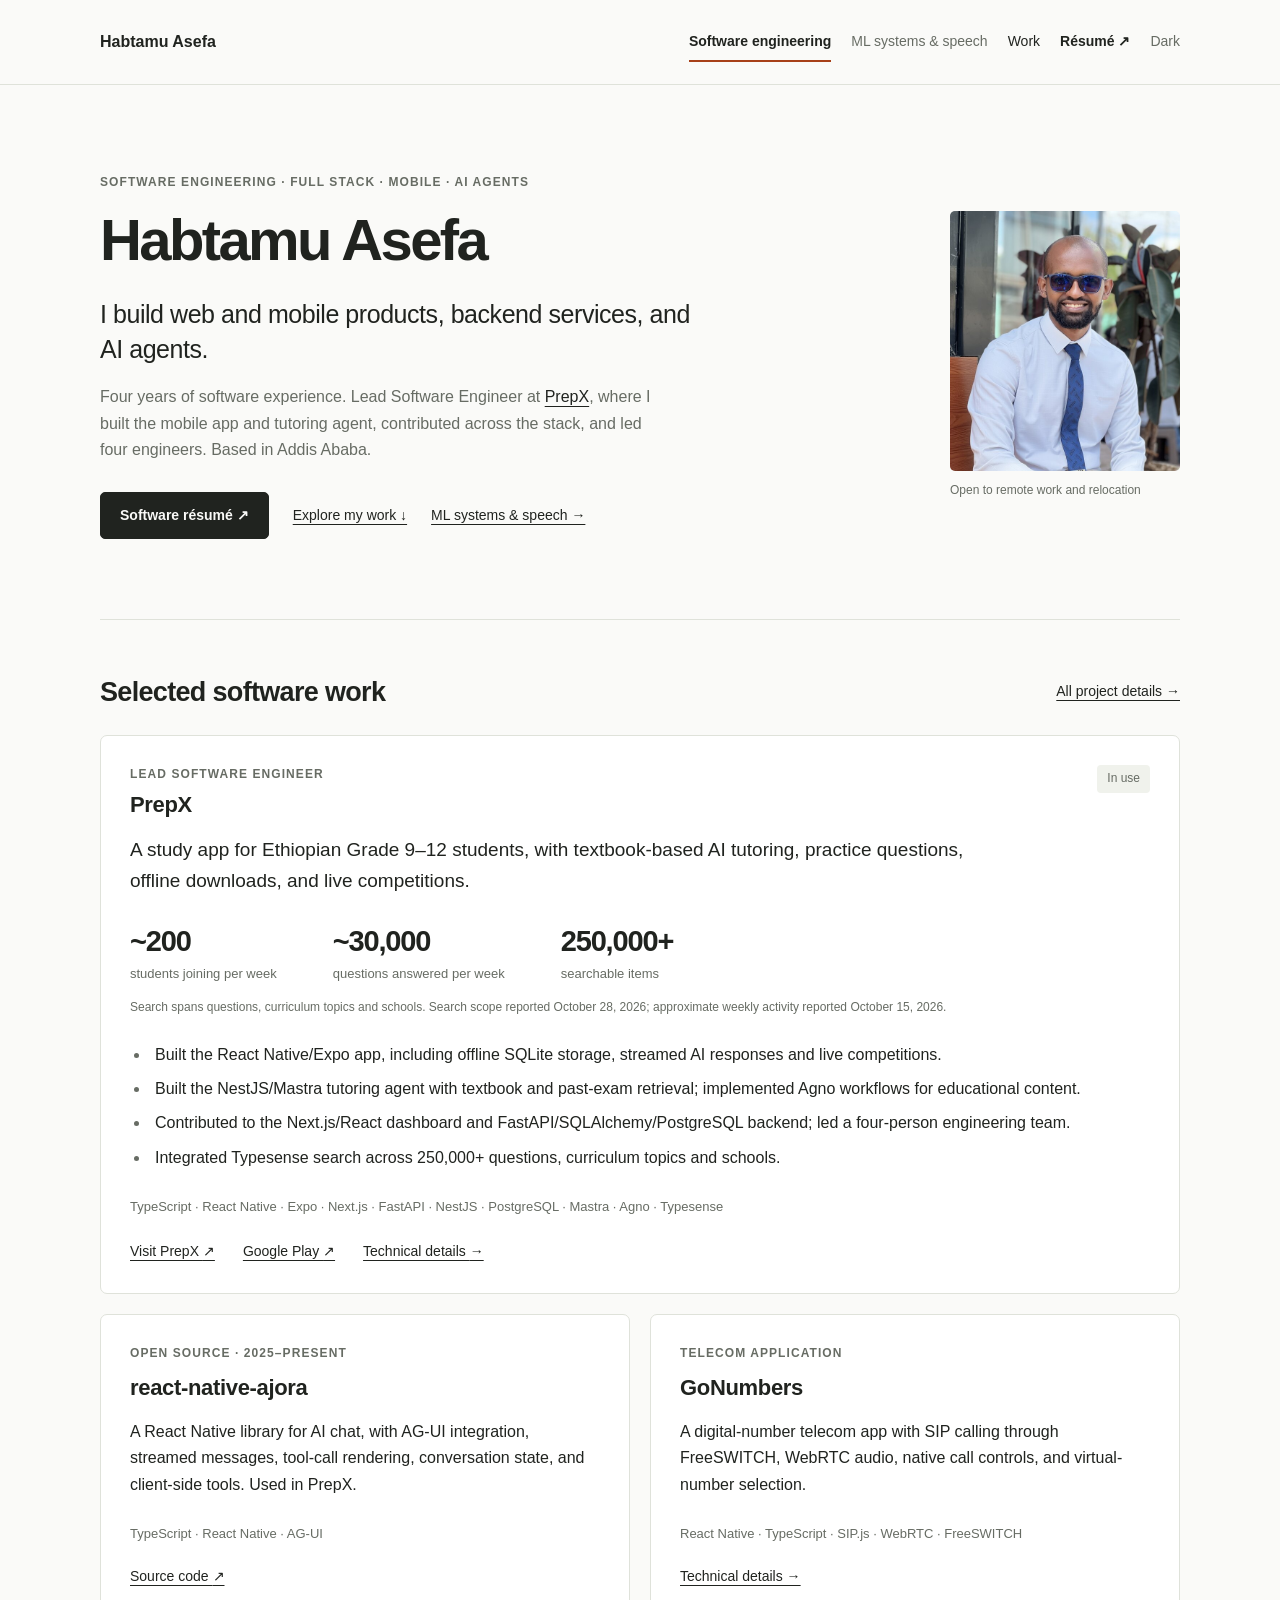
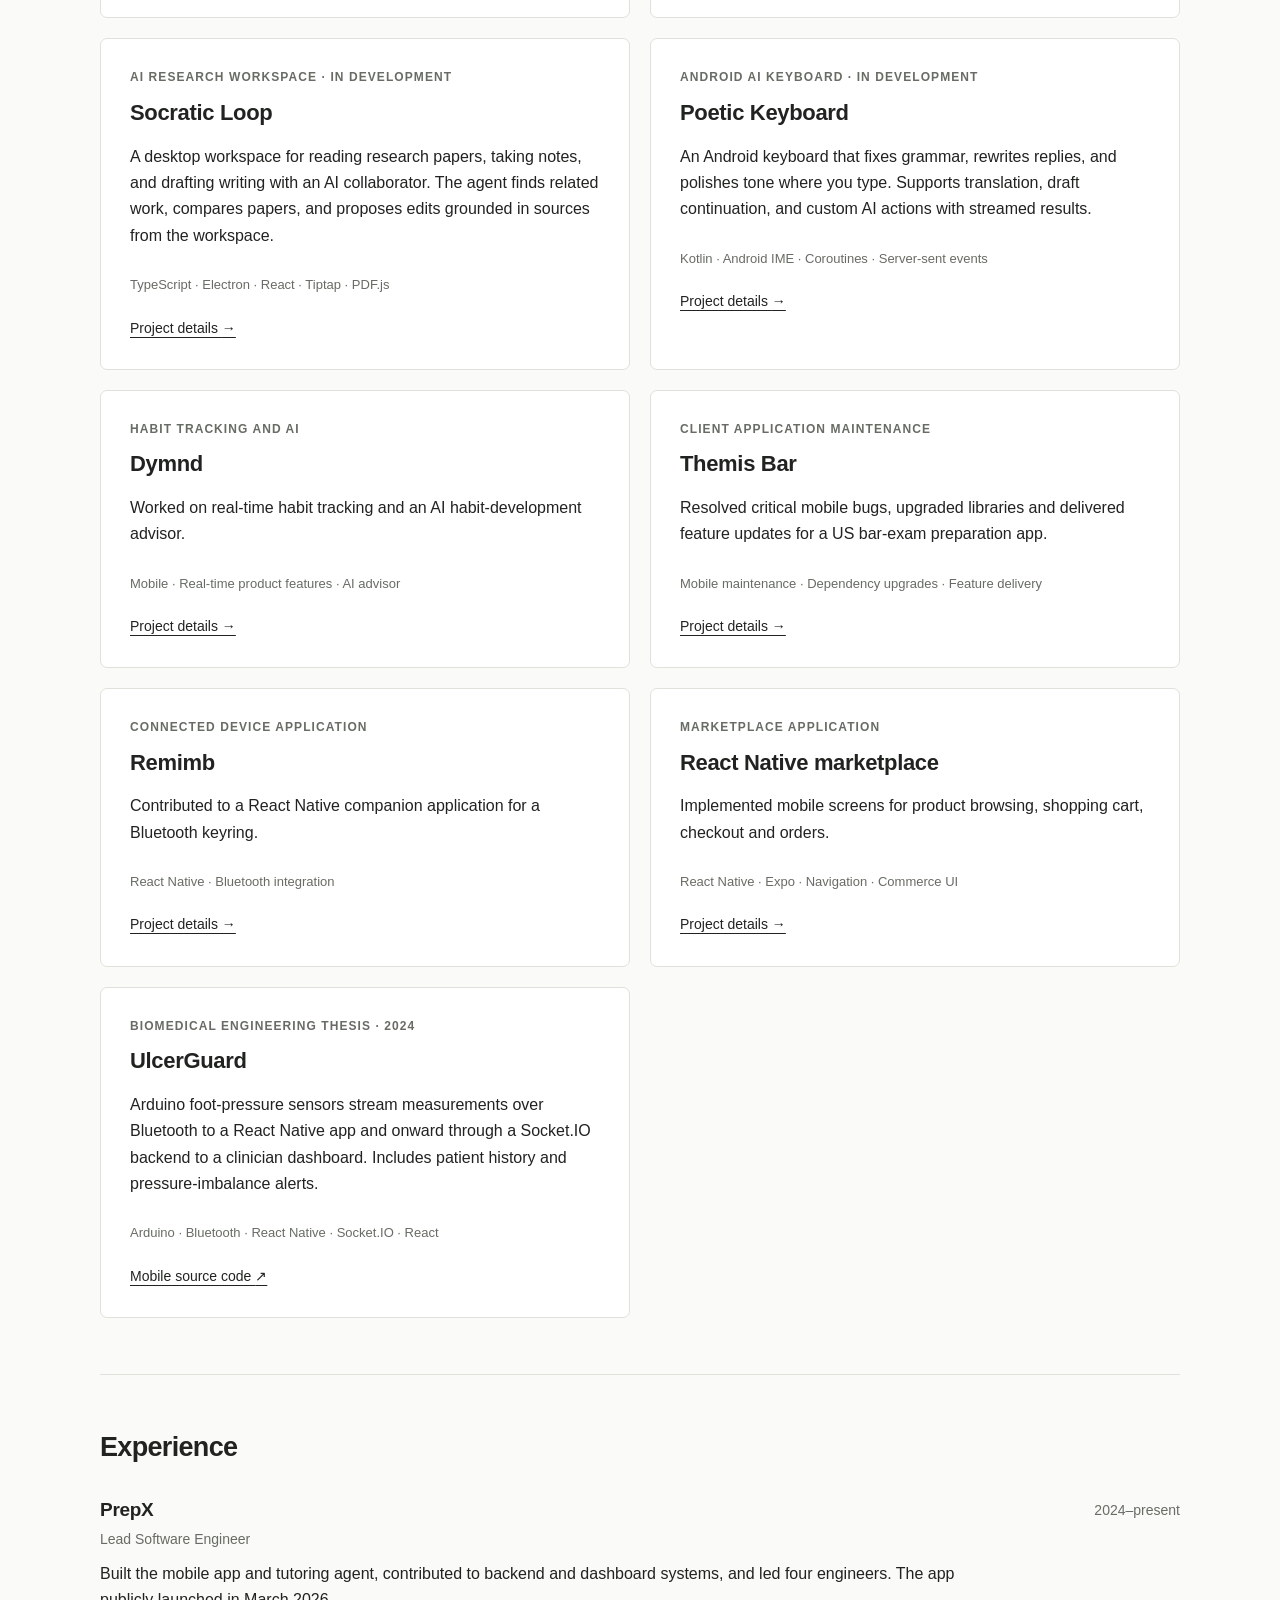
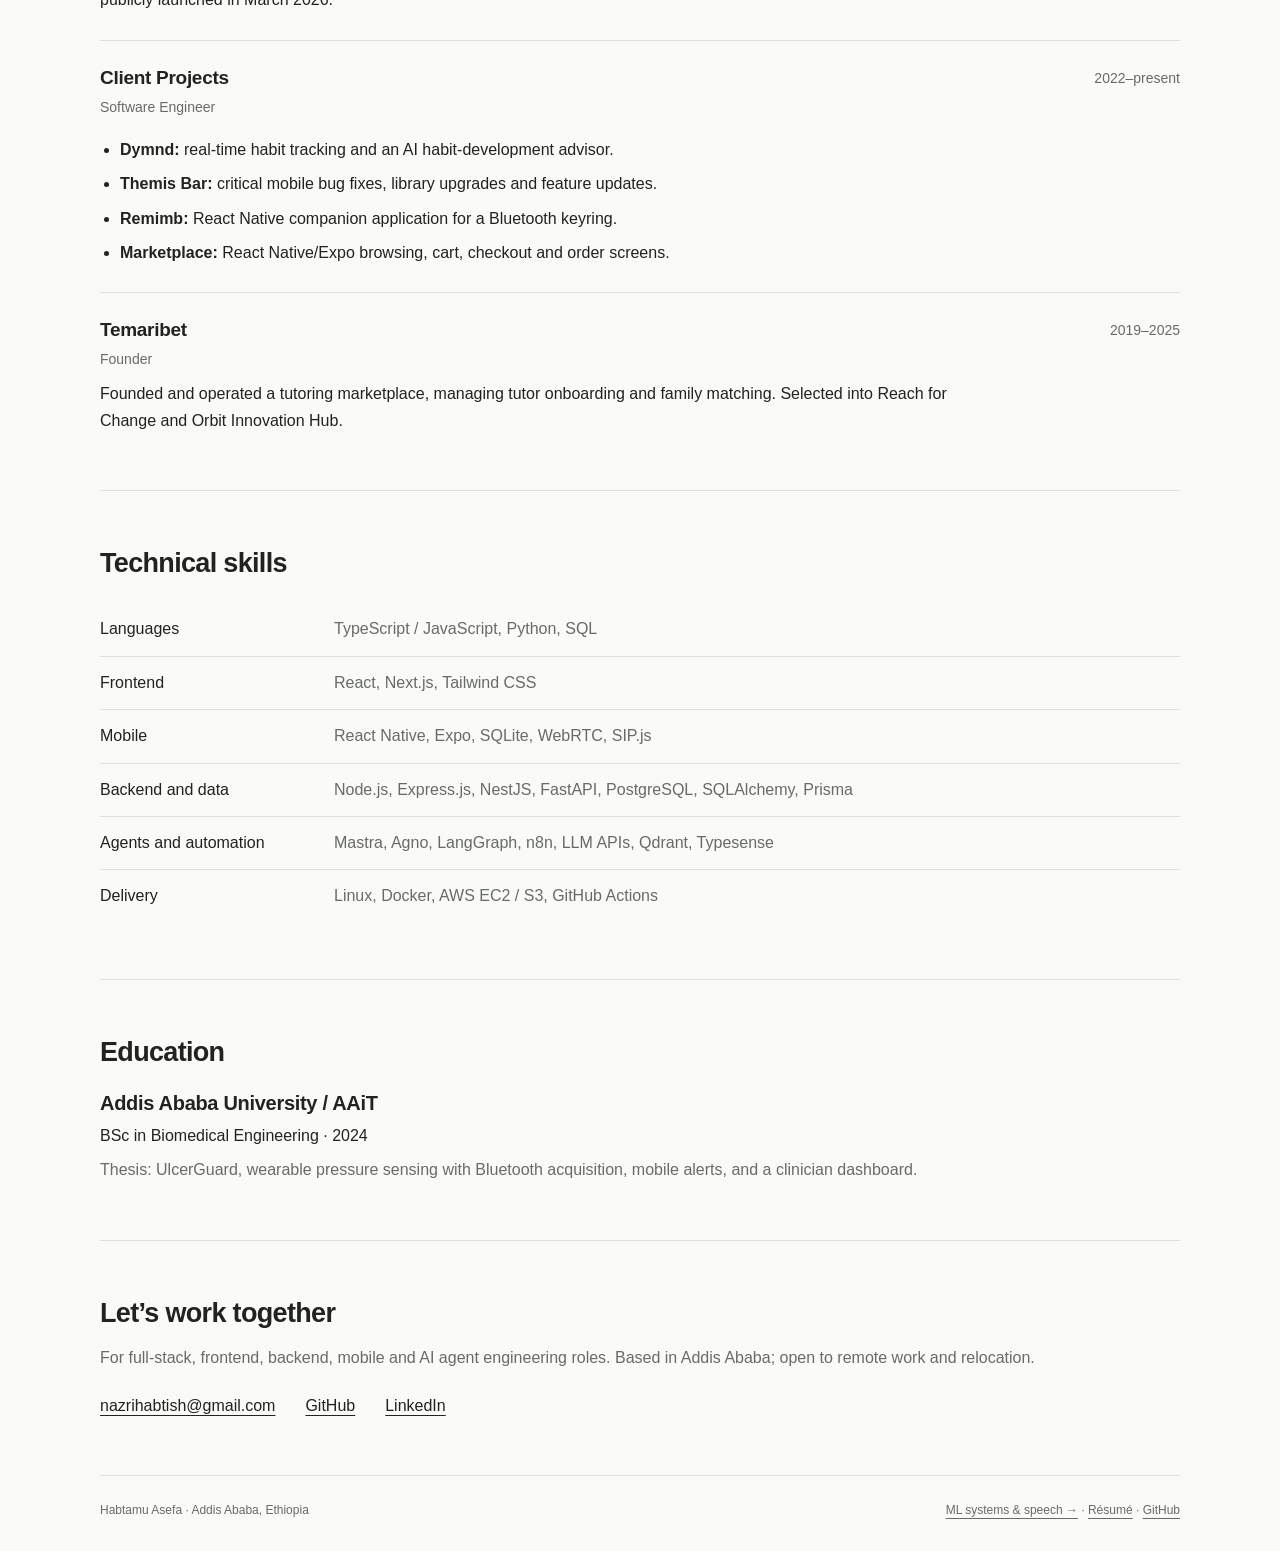
<file: index.html>
<!doctype html>
<html lang="en" data-theme="light">
<head>
<meta charset="utf-8">
<meta name="viewport" content="width=device-width, initial-scale=1">
<title>Software Engineering | Habtamu Asefa</title>
<meta name="description" content="Full-stack, mobile and AI agent engineering by Habtamu Asefa. React, Next.js, Node.js, FastAPI and React Native.">
<meta property="og:title" content="Software Engineering | Habtamu Asefa">
<meta property="og:description" content="Full-stack, mobile and AI agent engineering by Habtamu Asefa. React, Next.js, Node.js, FastAPI and React Native.">
<meta property="og:type" content="website">
<meta property="og:image" content="https://habasefa.github.io/portfolio/avatar.jpg">
<link rel="canonical" href="https://habasefa.github.io/portfolio/">
<link rel="icon" href="favicon.png">
<link rel="apple-touch-icon" href="apple-touch-icon.png">
<link rel="stylesheet" href="site.css?v=20261028-1">
</head>
<body>
<a class="skip-link" href="#main">Skip to content</a><header class="site-header"><div class="container header-inner">
<a class="brand" href="index.html">Habtamu Asefa</a><nav aria-label="Main navigation"><a class="track-link" href="index.html" aria-current="page">Software engineering</a><a class="track-link" href="ml-systems.html">ML systems &amp; speech</a><a href="index.html#work">Work</a><a class="nav-resume" href="Habtamu_Asefa_Software_Engineer.pdf">Résumé ↗</a><button class="theme-toggle" id="themeToggle" aria-label="Switch to dark theme">Dark</button></nav>
</div></header><main id="main" class="container"><section class="hero" aria-labelledby="intro-title"><div class="hero-copy">
<p class="eyebrow">Software engineering · Full stack · Mobile · AI agents</p>
<h1 id="intro-title">Habtamu Asefa</h1>
<p class="hero-description">I build web and mobile products, backend services, and AI agents.</p>
<p class="hero-detail">Four years of software experience. Lead Software Engineer at <a href="https://prepx.temaribet.io/">PrepX</a>, where I built the mobile app and tutoring agent, contributed across the stack, and led four engineers. Based in Addis Ababa.</p>
<div class="hero-links">
<a class="button primary" href="Habtamu_Asefa_Software_Engineer.pdf">Software résumé ↗</a><a class="text-link" href="#work">Explore my work ↓</a><a class="text-link" href="ml-systems.html">ML systems &amp; speech →</a>
</div>
</div>
<figure class="portrait"><img src="avatar.jpg" alt="Habtamu Asefa" width="720" height="720"><figcaption>Open to remote work and relocation</figcaption></figure></section><section class="section" id="work" aria-labelledby="work-title"><div class="section-head">
<h2 id="work-title">Selected software work</h2>
<a class="text-link" href="projects.html">All project details →</a>
</div>
<article class="project featured">
          <div class="project-heading">
            <div>
              <p class="eyebrow">Lead Software Engineer</p>
              <h3><a href="projects.html#prepx">PrepX</a></h3>
            </div>
            <span class="status">In use</span>
          </div>
          <p class="project-lead">
            A study app for Ethiopian Grade 9–12 students, with textbook-based
            AI tutoring, practice questions, offline downloads, and live
            competitions.
          </p>
          <dl class="metrics">
            <div>
              <dt>~200</dt>
              <dd>students joining per week</dd>
            </div>
            <div>
              <dt>~30,000</dt>
              <dd>questions answered per week</dd>
            </div>
            <div>
              <dt>250,000+</dt>
              <dd>searchable items</dd>
            </div>
          </dl>
          <p class="metric-source">Search spans questions, curriculum topics and schools. Search scope reported October 28, 2026; approximate weekly activity reported October 15, 2026.</p>
<ul class="work-list">
<li>Built the React Native/Expo app, including offline SQLite storage, streamed AI responses and live competitions.</li>
<li>Built the NestJS/Mastra tutoring agent with textbook and past-exam retrieval; implemented Agno workflows for educational content.</li>
<li>Contributed to the Next.js/React dashboard and FastAPI/SQLAlchemy/PostgreSQL backend; led a four-person engineering team.</li>
<li>Integrated Typesense search across 250,000+ questions, curriculum topics and schools.</li>
</ul>
<p class="project-stack">TypeScript · React Native · Expo · Next.js · FastAPI · NestJS · PostgreSQL · Mastra · Agno · Typesense</p>
          <div class="project-links">
            <a href="https://prepx.temaribet.io/">Visit PrepX <span aria-hidden="true">↗</span></a><a href="https://play.google.com/store/apps/details?id=com.temaribet.prepx">Google Play <span aria-hidden="true">↗</span></a><a href="projects.html#prepx">Technical details <span aria-hidden="true">→</span></a>
          </div>
        </article>
        <div class="project-grid">
<article class="project">
            <p class="eyebrow">Open source · 2025–present</p>
            <h3><a href="projects.html#ajora">react-native-ajora</a></h3>
            <p>
              A React Native library for AI chat, with AG-UI integration,
              streamed messages, tool-call rendering, conversation state, and
              client-side tools. Used in PrepX.
            </p>
            <p class="project-stack">TypeScript · React Native · AG-UI</p>
            <a class="text-link" href="https://github.com/habasefa/react-native-ajora">Source code <span aria-hidden="true">↗</span></a>
          </article>
          <article class="project">
            <p class="eyebrow">Telecom application</p>
            <h3><a href="projects.html#gonumbers">GoNumbers</a></h3>
            <p>A digital-number telecom app with SIP calling through FreeSWITCH,
              WebRTC audio, native call controls, and virtual-number selection.</p>
            <p class="project-stack">React Native · TypeScript · SIP.js · WebRTC · FreeSWITCH</p>
            <a class="text-link" href="projects.html#gonumbers">Technical details →</a>
          </article>

          <article class="project">
            <p class="eyebrow">AI research workspace · In development</p>
            <h3><a href="projects.html#socratic-loop">Socratic Loop</a></h3>
            <p>
              A desktop workspace for reading research papers, taking notes,
              and drafting writing with an AI collaborator. The agent finds
              related work, compares papers, and proposes edits grounded in
              sources from the workspace.
            </p>
            <p class="project-stack">TypeScript · Electron · React · Tiptap · PDF.js</p>
            <a class="text-link" href="projects.html#socratic-loop">Project details <span aria-hidden="true">→</span></a>
          </article>
          <article class="project">
            <p class="eyebrow">Android AI keyboard · In development</p>
            <h3><a href="projects.html#poetic-keyboard">Poetic Keyboard</a></h3>
            <p>
              An Android keyboard that fixes grammar, rewrites replies, and
              polishes tone where you type. Supports translation, draft
              continuation, and custom AI actions with streamed results.
            </p>
            <p class="project-stack">Kotlin · Android IME · Coroutines · Server-sent events</p>
            <a class="text-link" href="projects.html#poetic-keyboard">Project details <span aria-hidden="true">→</span></a>
          </article>
          <article class="project"><p class="eyebrow">Habit tracking and AI</p>
<h3><a href="projects.html#dymnd">Dymnd</a></h3>
<p>Worked on real-time habit tracking and an AI habit-development advisor.</p>
<p class="project-stack">Mobile · Real-time product features · AI advisor</p>
<a class="text-link" href="projects.html#dymnd">Project details →</a></article><article class="project"><p class="eyebrow">Client application maintenance</p>
<h3><a href="projects.html#themis-bar">Themis Bar</a></h3>
<p>Resolved critical mobile bugs, upgraded libraries and delivered feature updates for a US bar-exam preparation app.</p>
<p class="project-stack">Mobile maintenance · Dependency upgrades · Feature delivery</p>
<a class="text-link" href="projects.html#themis-bar">Project details →</a></article><article class="project"><p class="eyebrow">Connected device application</p>
<h3><a href="projects.html#remimb">Remimb</a></h3>
<p>Contributed to a React Native companion application for a Bluetooth keyring.</p>
<p class="project-stack">React Native · Bluetooth integration</p>
<a class="text-link" href="projects.html#remimb">Project details →</a></article><article class="project"><p class="eyebrow">Marketplace application</p>
<h3><a href="projects.html#marketplace">React Native marketplace</a></h3>
<p>Implemented mobile screens for product browsing, shopping cart, checkout and orders.</p>
<p class="project-stack">React Native · Expo · Navigation · Commerce UI</p>
<a class="text-link" href="projects.html#marketplace">Project details →</a></article><article class="project">
            <p class="eyebrow">Biomedical engineering thesis · 2024</p>
            <h3><a href="projects.html#ulcerguard">UlcerGuard</a></h3>
            <p>
              Arduino foot-pressure sensors stream measurements over Bluetooth to
              a React Native app and onward through a Socket.IO backend to a
              clinician dashboard. Includes patient history and pressure-imbalance alerts.
            </p>
            <p class="project-stack">Arduino · Bluetooth · React Native · Socket.IO · React</p>
            <a class="text-link" href="https://github.com/habasefa/UlcerGuard">Mobile source code <span aria-hidden="true">↗</span></a>
          </article>
        </div></section><section class="section" id="experience" aria-labelledby="experience-title"><h2 id="experience-title">Experience</h2>
<article class="experience-row"><div>
<h3>PrepX</h3>
<p class="role">Lead Software Engineer</p>
</div>
<p class="date">2024–present</p>
<div class="experience-description"><p>Built the mobile app and tutoring agent, contributed to backend and dashboard systems, and led four engineers. The app publicly launched in March 2026.</p></div></article><article class="experience-row"><div>
<h3>Client Projects</h3>
<p class="role">Software Engineer</p>
</div>
<p class="date">2022–present</p>
<div class="experience-description"><ul class="client-list">
<li>
<strong>Dymnd:</strong> real-time habit tracking and an AI habit-development advisor.</li>
<li>
<strong>Themis Bar:</strong> critical mobile bug fixes, library upgrades and feature updates.</li>
<li>
<strong>Remimb:</strong> React Native companion application for a Bluetooth keyring.</li>
<li>
<strong>Marketplace:</strong> React Native/Expo browsing, cart, checkout and order screens.</li>
</ul></div></article><article class="experience-row"><div>
<h3>Temaribet</h3>
<p class="role">Founder</p>
</div>
<p class="date">2019–2025</p>
<div class="experience-description"><p>Founded and operated a tutoring marketplace, managing tutor onboarding and family matching. Selected into Reach for Change and Orbit Innovation Hub.</p></div></article></section><section class="section" id="skills" aria-labelledby="skills-title"><h2 id="skills-title">Technical skills</h2>
<dl class="skill-list">
<div>
<dt>Languages</dt>
<dd>TypeScript / JavaScript, Python, SQL</dd>
</div>
<div>
<dt>Frontend</dt>
<dd>React, Next.js, Tailwind CSS</dd>
</div>
<div>
<dt>Mobile</dt>
<dd>React Native, Expo, SQLite, WebRTC, SIP.js</dd>
</div>
<div>
<dt>Backend and data</dt>
<dd>Node.js, Express.js, NestJS, FastAPI, PostgreSQL, SQLAlchemy, Prisma</dd>
</div>
<div>
<dt>Agents and automation</dt>
<dd>Mastra, Agno, LangGraph, n8n, LLM APIs, Qdrant, Typesense</dd>
</div>
<div>
<dt>Delivery</dt>
<dd>Linux, Docker, AWS EC2 / S3, GitHub Actions</dd>
</div>
</dl></section><section class="section education" aria-labelledby="education-title">
        <h2 id="education-title">Education</h2>
        <div>
          <h3>Addis Ababa University / AAiT</h3>
          <p>BSc in Biomedical Engineering · 2024</p>
          <p class="muted">
            Thesis: UlcerGuard, wearable pressure sensing with Bluetooth acquisition,
            mobile alerts, and a clinician dashboard.
          </p>
        </div>
      </section>
      <section class="section contact" id="contact" aria-labelledby="contact-title"><h2 id="contact-title">Let’s work together</h2>
<p>For full-stack, frontend, backend, mobile and AI agent engineering roles. Based in Addis Ababa; open to remote work and relocation.</p>
<div class="contact-links">
<a href="mailto:nazrihabtish@gmail.com">nazrihabtish@gmail.com</a><a href="https://github.com/habasefa">GitHub</a><a href="https://www.linkedin.com/in/habtamu-asefa-4b5459195/">LinkedIn</a>
</div></section></main><footer class="site-footer container"><span>Habtamu Asefa · Addis Ababa, Ethiopia</span><span><a href="ml-systems.html">ML systems &amp; speech →</a> · <a href="Resume.html">Résumé</a> · <a href="https://github.com/habasefa">GitHub</a></span></footer><script src="app.js?v=20261028-1" defer></script>
</body>
</html>
</file>
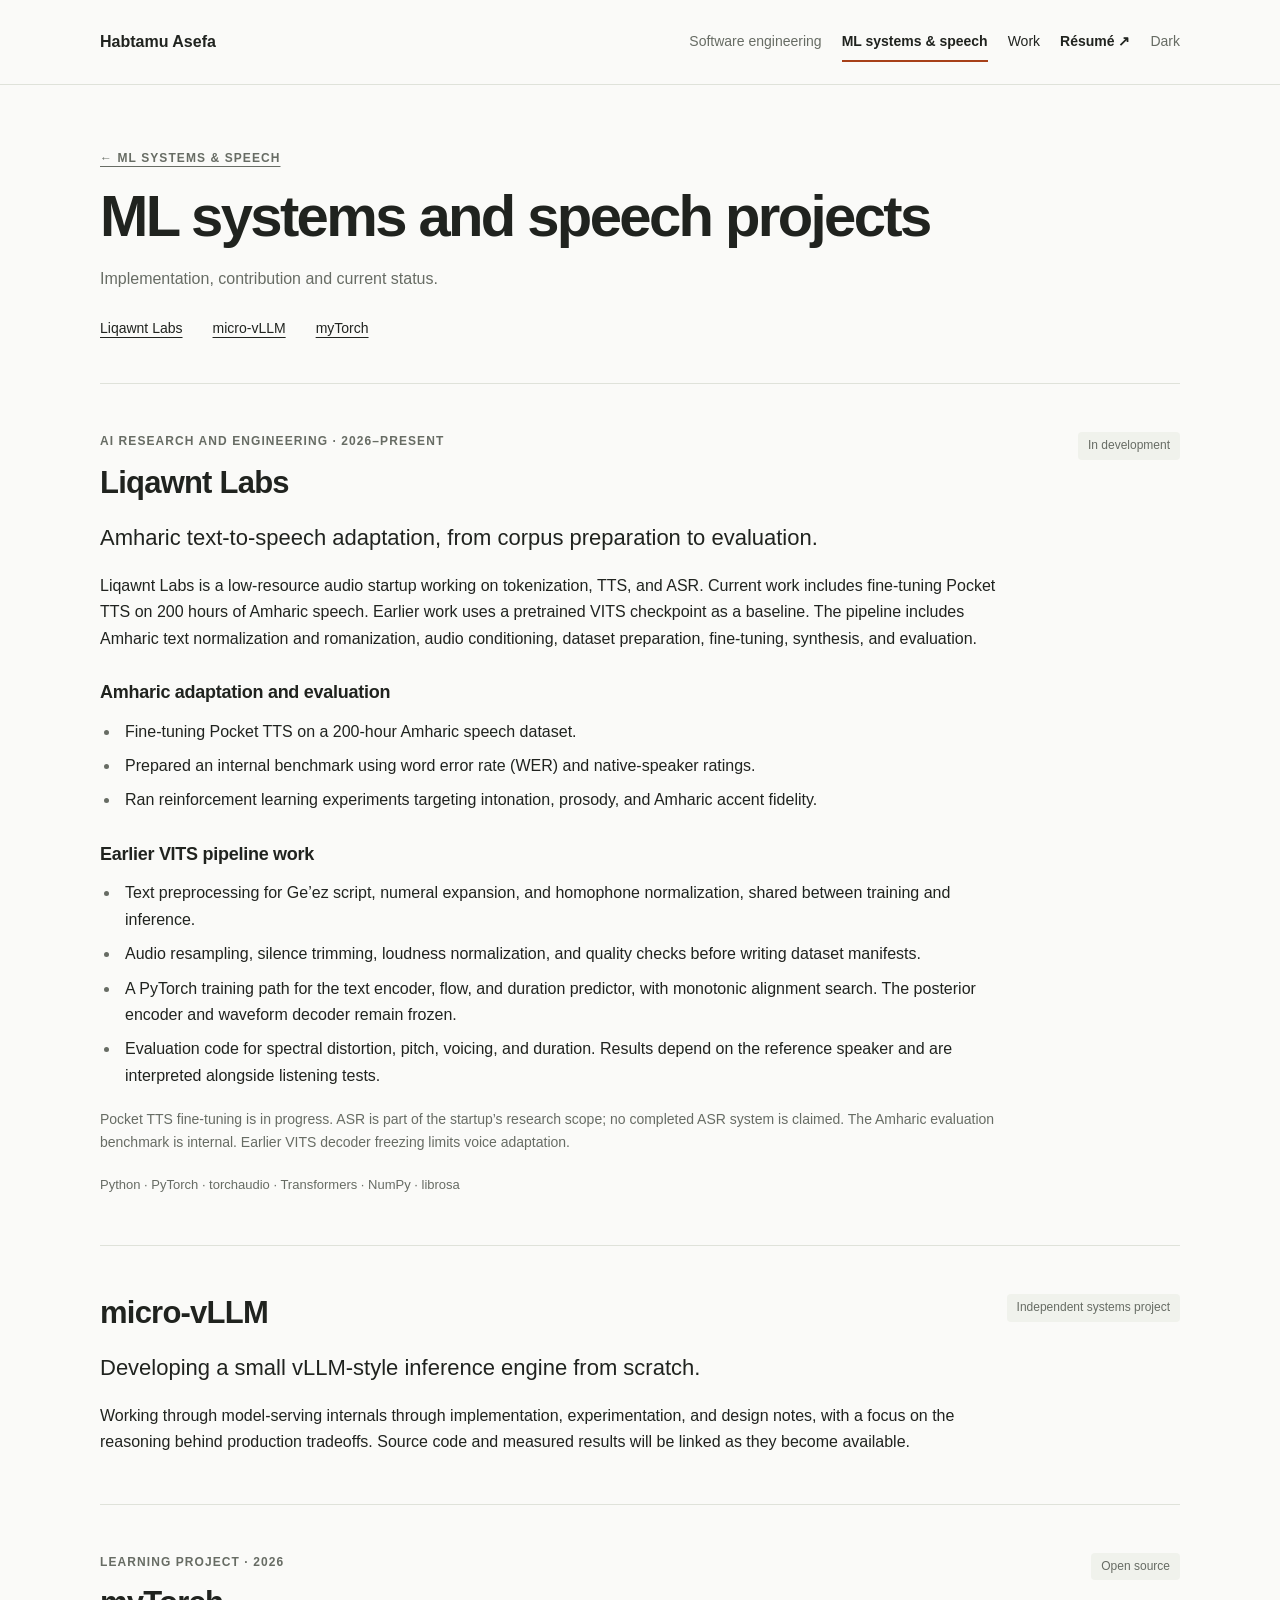
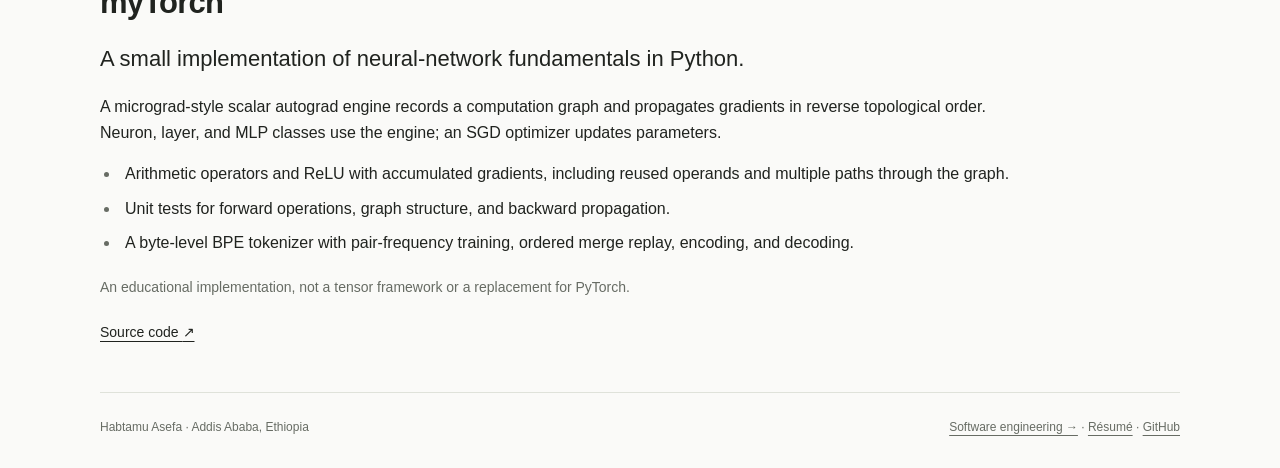
<file: ml-projects.html>
<!doctype html>
<html lang="en" data-theme="light">
<head>
<meta charset="utf-8">
<meta name="viewport" content="width=device-width, initial-scale=1">
<title>ML systems and speech projects | Habtamu Asefa</title>
<meta name="description" content="Project scope, implementation and engineering work by Habtamu Asefa.">
<meta property="og:title" content="ML systems and speech projects | Habtamu Asefa">
<meta property="og:description" content="Project scope, implementation and engineering work by Habtamu Asefa.">
<meta property="og:type" content="website">
<meta property="og:image" content="https://habasefa.github.io/portfolio/avatar.jpg">
<link rel="canonical" href="https://habasefa.github.io/portfolio/ml-projects.html">
<link rel="icon" href="favicon.png">
<link rel="apple-touch-icon" href="apple-touch-icon.png">
<link rel="stylesheet" href="site.css?v=20261028-1">
</head>
<body>
<a class="skip-link" href="#main">Skip to content</a><header class="site-header"><div class="container header-inner">
<a class="brand" href="ml-systems.html">Habtamu Asefa</a><nav aria-label="Main navigation"><a class="track-link" href="index.html">Software engineering</a><a class="track-link" href="ml-systems.html" aria-current="page">ML systems &amp; speech</a><a href="ml-systems.html#work">Work</a><a class="nav-resume" href="Habtamu_Asefa_ML_Systems_Resume.pdf">Résumé ↗</a><button class="theme-toggle" id="themeToggle" aria-label="Switch to dark theme">Dark</button></nav>
</div></header><main id="main" class="container"><header class="page-intro"><p class="eyebrow"><a href="ml-systems.html">← ML systems &amp; speech</a></p>
<h1>ML systems and speech projects</h1>
<p>Implementation, contribution and current status.</p>
<nav class="project-index" aria-label="Projects"><a href="#liqawnt">Liqawnt Labs</a><a href="#micro-vllm">micro-vLLM</a><a href="#mytorch">myTorch</a></nav></header><article class="case" id="liqawnt">
        <div class="case-heading">
          <div>
            <p class="eyebrow">AI research and engineering · 2026–present</p>
            <h2>Liqawnt Labs</h2>
          </div>
          <span class="status">In development</span>
        </div>
        <p class="case-lead">
          Amharic text-to-speech adaptation, from corpus preparation to
          evaluation.
        </p>
        <p>
          Liqawnt Labs is a low-resource audio startup working on tokenization, TTS,
          and ASR. Current work includes fine-tuning Pocket TTS on
          200 hours of Amharic speech. Earlier work uses a pretrained VITS checkpoint as a baseline. The
          pipeline includes Amharic text normalization and romanization, audio
          conditioning, dataset preparation, fine-tuning, synthesis, and
          evaluation.
        </p>
        <h3>Amharic adaptation and evaluation</h3>
        <ul class="work-list">
          <li>Fine-tuning Pocket TTS on a 200-hour Amharic speech dataset.</li>
          <li>Prepared an internal benchmark using word error rate (WER) and native-speaker ratings.</li>
          <li>Ran reinforcement learning experiments targeting intonation, prosody, and Amharic accent fidelity.</li>
        </ul>
        <h3>Earlier VITS pipeline work</h3>
        <ul class="work-list">
          <li>
            Text preprocessing for Ge’ez script, numeral expansion, and
            homophone normalization, shared between training and inference.
          </li>
          <li>
            Audio resampling, silence trimming, loudness normalization, and
            quality checks before writing dataset manifests.
          </li>
          <li>
            A PyTorch training path for the text encoder, flow, and duration
            predictor, with monotonic alignment search. The posterior encoder
            and waveform decoder remain frozen.
          </li>
          <li>
            Evaluation code for spectral distortion, pitch, voicing, and
            duration. Results depend on the reference speaker and are
            interpreted alongside listening tests.
          </li>
        </ul>
        <p class="case-note">
          Pocket TTS fine-tuning is in progress. ASR is part of the startup’s
          research scope; no completed ASR system is claimed. The Amharic evaluation benchmark is internal.
          Earlier VITS decoder freezing limits voice adaptation.
        </p>
        <p class="project-stack">
          Python · PyTorch · torchaudio · Transformers · NumPy · librosa
        </p>
      </article>

      <article class="case" id="micro-vllm">
        <div class="case-heading">
<h2>micro-vLLM</h2>
<span class="status">Independent systems project</span>
</div>
        <p class="case-lead">Developing a small vLLM-style inference engine from scratch.</p>
        <p>Working through model-serving internals through implementation, experimentation,
          and design notes, with a focus on the reasoning behind production tradeoffs.
          Source code and measured results will be linked as they become available.</p>
      </article>

      <article class="case" id="mytorch">
        <div class="case-heading">
          <div>
            <p class="eyebrow">Learning project · 2026</p>
            <h2>myTorch</h2>
          </div>
          <span class="status">Open source</span>
        </div>
        <p class="case-lead">
          A small implementation of neural-network fundamentals in Python.
        </p>
        <p>
          A micrograd-style scalar autograd engine records a computation graph
          and propagates gradients in reverse topological order. Neuron, layer,
          and MLP classes use the engine; an SGD optimizer updates parameters.
        </p>
        <ul class="work-list">
          <li>
            Arithmetic operators and ReLU with accumulated gradients, including
            reused operands and multiple paths through the graph.
          </li>
          <li>
            Unit tests for forward operations, graph structure, and backward
            propagation.
          </li>
          <li>
            A byte-level BPE tokenizer with pair-frequency training, ordered
            merge replay, encoding, and decoding.
          </li>
        </ul>
        <p class="case-note">
          An educational implementation, not a tensor framework or a replacement
          for PyTorch.
        </p>
        <div class="project-links">
          <a href="https://github.com/habasefa/myTorch">Source code <span aria-hidden="true">↗</span></a>
        </div>
      </article>
      </main><footer class="site-footer container"><span>Habtamu Asefa · Addis Ababa, Ethiopia</span><span><a href="index.html">Software engineering →</a> · <a href="Resume-ML.html">Résumé</a> · <a href="https://github.com/habasefa">GitHub</a></span></footer><script src="app.js?v=20261028-1" defer></script>
</body>
</html>
</file>
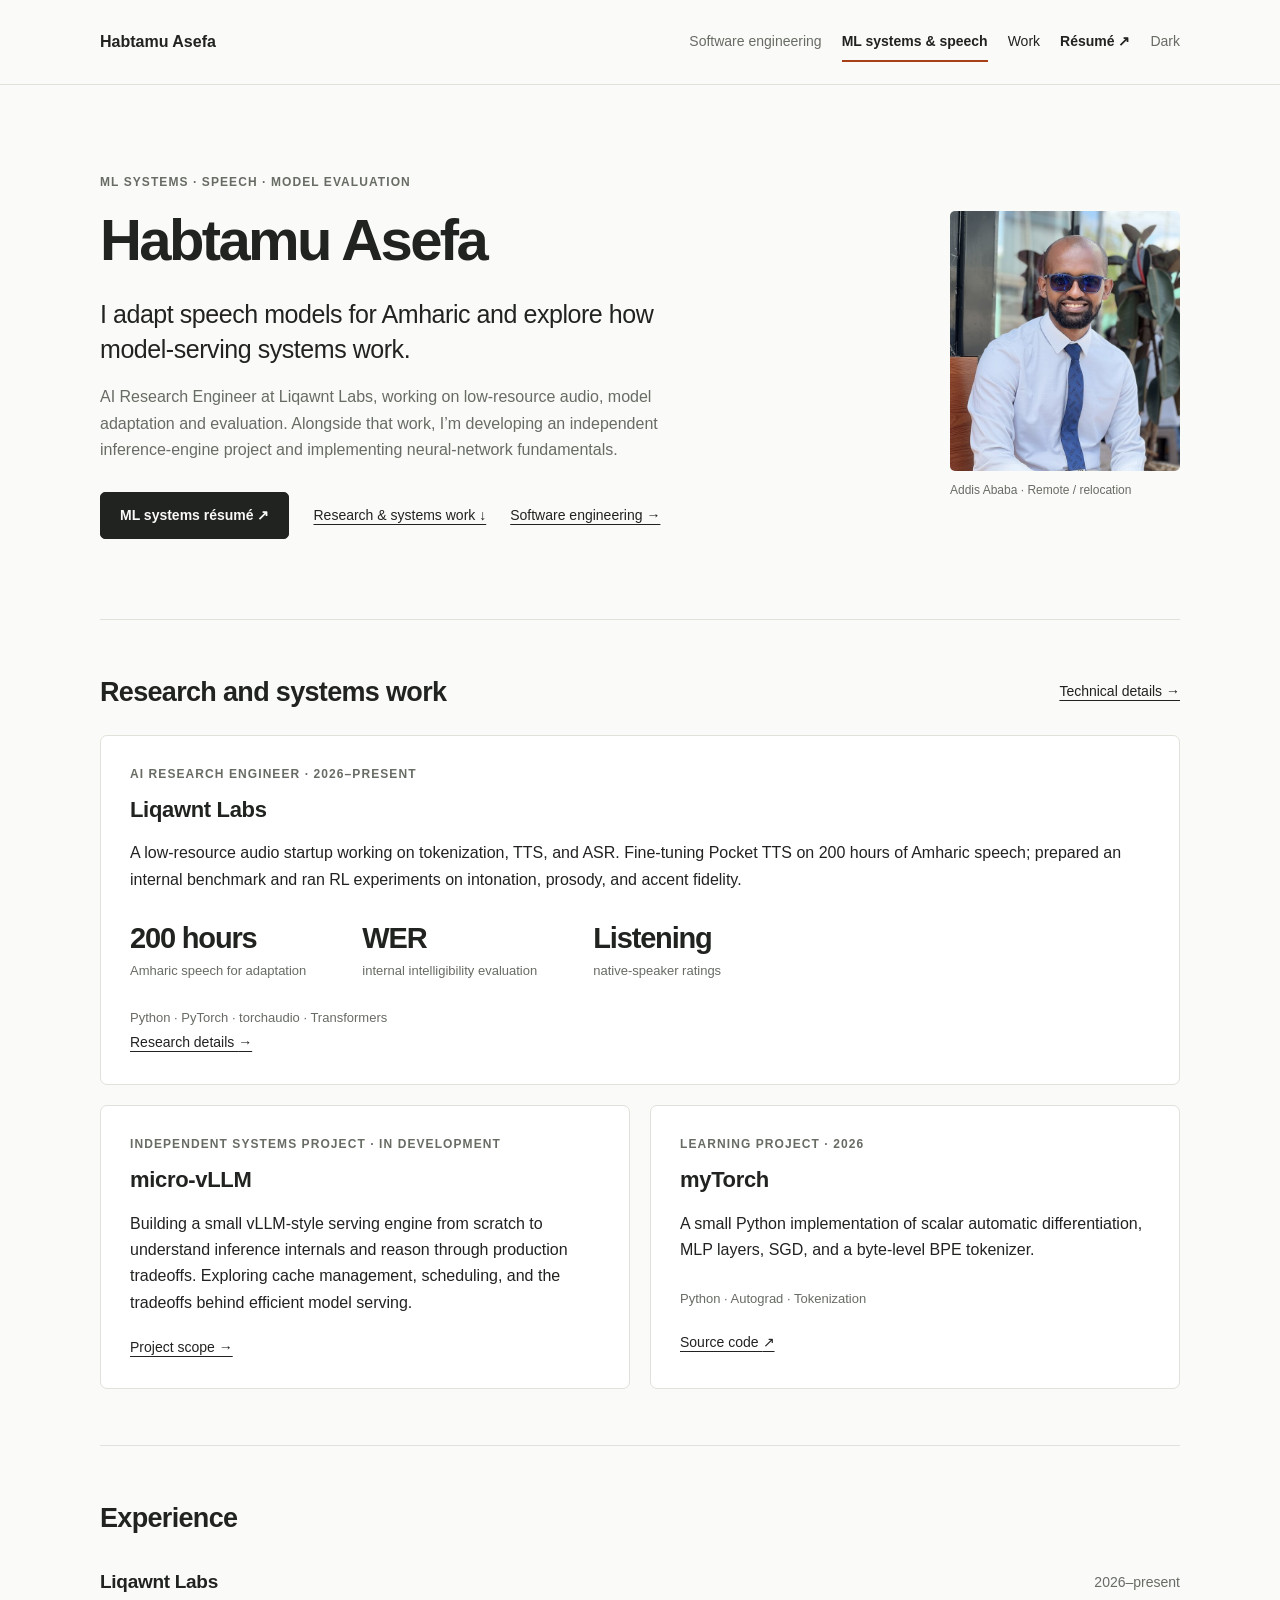
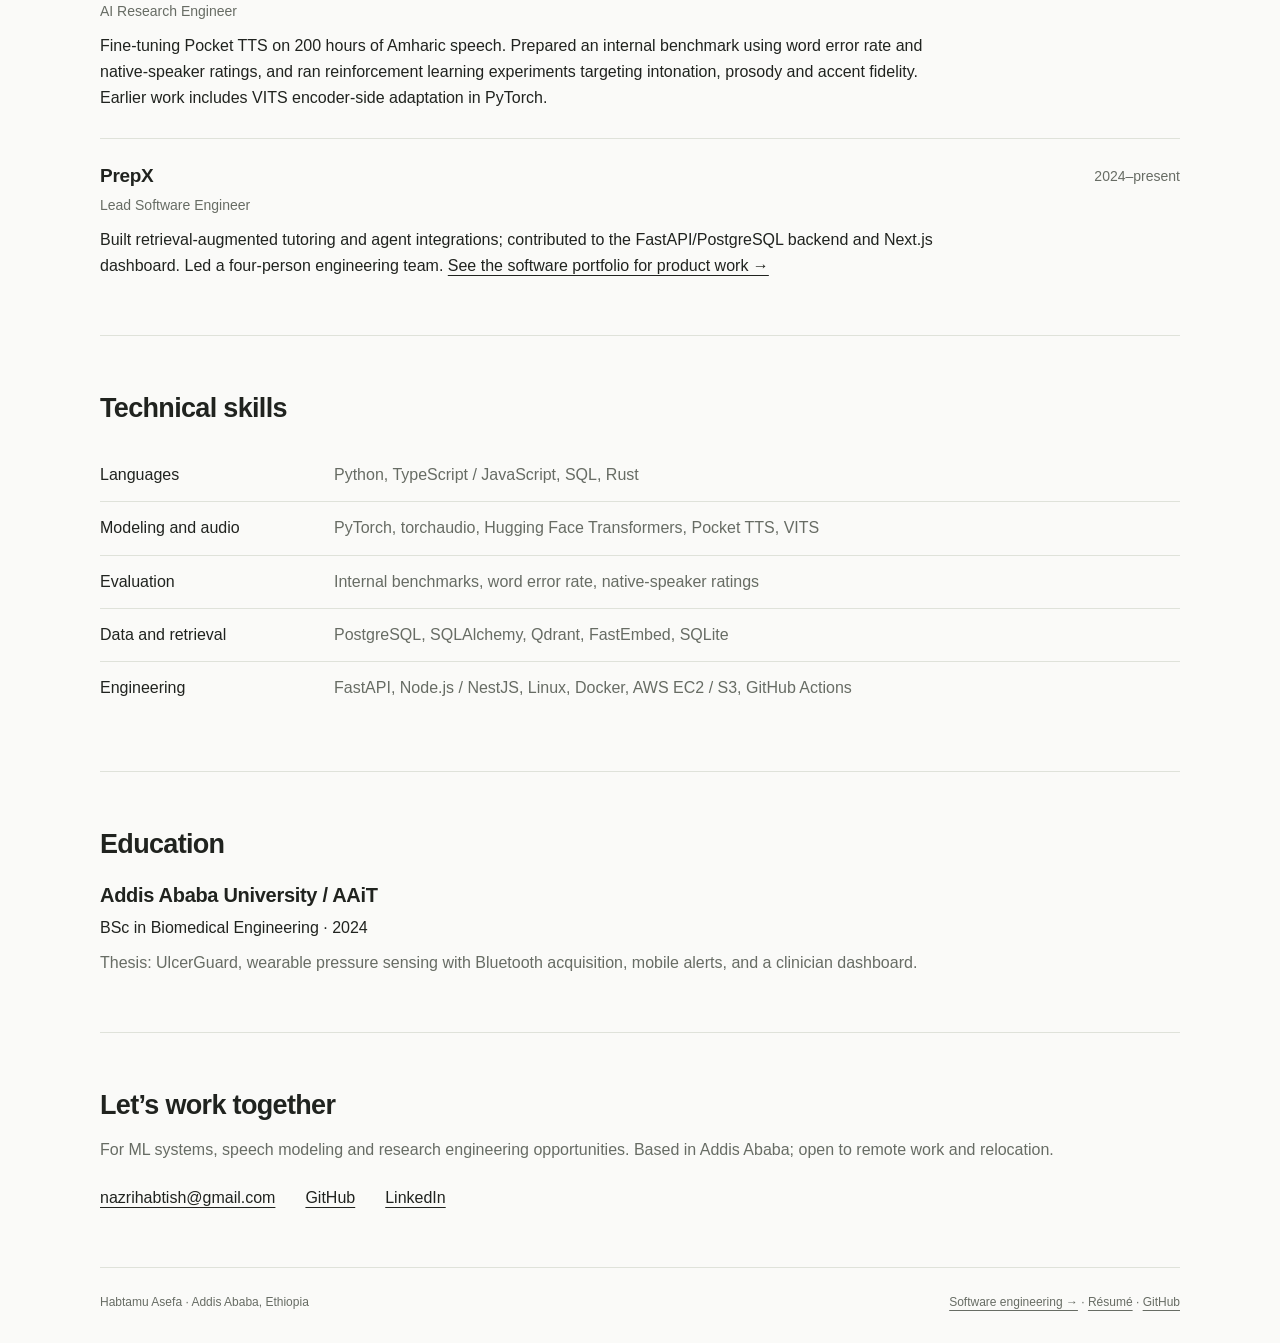
<file: ml-systems.html>
<!doctype html>
<html lang="en" data-theme="light">
<head>
<meta charset="utf-8">
<meta name="viewport" content="width=device-width, initial-scale=1">
<title>ML Systems and Speech | Habtamu Asefa</title>
<meta name="description" content="Amharic speech adaptation, model evaluation and independent ML systems projects by Habtamu Asefa.">
<meta property="og:title" content="ML Systems and Speech | Habtamu Asefa">
<meta property="og:description" content="Amharic speech adaptation, model evaluation and independent ML systems projects by Habtamu Asefa.">
<meta property="og:type" content="website">
<meta property="og:image" content="https://habasefa.github.io/portfolio/avatar.jpg">
<link rel="canonical" href="https://habasefa.github.io/portfolio/ml-systems.html">
<link rel="icon" href="favicon.png">
<link rel="apple-touch-icon" href="apple-touch-icon.png">
<link rel="stylesheet" href="site.css?v=20261028-1">
</head>
<body>
<a class="skip-link" href="#main">Skip to content</a><header class="site-header"><div class="container header-inner">
<a class="brand" href="ml-systems.html">Habtamu Asefa</a><nav aria-label="Main navigation"><a class="track-link" href="index.html">Software engineering</a><a class="track-link" href="ml-systems.html" aria-current="page">ML systems &amp; speech</a><a href="ml-systems.html#work">Work</a><a class="nav-resume" href="Habtamu_Asefa_ML_Systems_Resume.pdf">Résumé ↗</a><button class="theme-toggle" id="themeToggle" aria-label="Switch to dark theme">Dark</button></nav>
</div></header><main id="main" class="container"><section class="hero" aria-labelledby="intro-title"><div class="hero-copy">
<p class="eyebrow">ML systems · Speech · Model evaluation</p>
<h1 id="intro-title">Habtamu Asefa</h1>
<p class="hero-description">I adapt speech models for Amharic and explore how model-serving systems work.</p>
<p class="hero-detail">AI Research Engineer at Liqawnt Labs, working on low-resource audio, model adaptation and evaluation. Alongside that work, I’m developing an independent inference-engine project and implementing neural-network fundamentals.</p>
<div class="hero-links">
<a class="button primary" href="Habtamu_Asefa_ML_Systems_Resume.pdf">ML systems résumé ↗</a><a class="text-link" href="#work">Research &amp; systems work ↓</a><a class="text-link" href="index.html">Software engineering →</a>
</div>
</div>
<figure class="portrait"><img src="avatar.jpg" alt="Habtamu Asefa" width="720" height="720"><figcaption>Addis Ababa · Remote / relocation</figcaption></figure></section><section class="section" id="work" aria-labelledby="work-title"><div class="section-head">
<h2 id="work-title">Research and systems work</h2>
<a class="text-link" href="ml-projects.html">Technical details →</a>
</div>
<article class="project featured">
            <p class="eyebrow">AI Research Engineer · 2026–present</p>
            <h3><a href="ml-projects.html#liqawnt">Liqawnt Labs</a></h3>
            <p>
              A low-resource audio startup working on tokenization, TTS, and ASR.
              Fine-tuning Pocket TTS on 200 hours of Amharic speech;
              prepared an internal benchmark and ran RL experiments on
              intonation, prosody, and accent fidelity.
            </p>
            <dl class="metrics">
<div>
<dt>200 hours</dt>
<dd>Amharic speech for adaptation</dd>
</div>
<div>
<dt>WER</dt>
<dd>internal intelligibility evaluation</dd>
</div>
<div>
<dt>Listening</dt>
<dd>native-speaker ratings</dd>
</div>
</dl>
<p class="project-stack">
              Python · PyTorch · torchaudio · Transformers
            </p>
            <a class="text-link" href="ml-projects.html#liqawnt">Research details <span aria-hidden="true">→</span></a>
          </article>
          <div class="project-grid">
<article class="project">
            <p class="eyebrow">Independent systems project · In development</p>
            <h3><a href="ml-projects.html#micro-vllm">micro-vLLM</a></h3>
            <p>Building a small vLLM-style serving engine from scratch to understand
              inference internals and reason through production tradeoffs.
              Exploring cache management, scheduling, and the tradeoffs behind efficient model serving.</p>
            <a class="text-link" href="ml-projects.html#micro-vllm">Project scope →</a>
          </article>

          <article class="project">
            <p class="eyebrow">Learning project · 2026</p>
            <h3><a href="ml-projects.html#mytorch">myTorch</a></h3>
            <p>
              A small Python implementation of scalar automatic differentiation,
              MLP layers, SGD, and a byte-level BPE tokenizer.
            </p>
            <p class="project-stack">Python · Autograd · Tokenization</p>
            <a class="text-link" href="https://github.com/habasefa/myTorch">Source code <span aria-hidden="true">↗</span></a>
          </article>
          </div></section><section class="section" id="experience" aria-labelledby="experience-title"><h2 id="experience-title">Experience</h2>
<article class="experience-row"><div>
<h3>Liqawnt Labs</h3>
<p class="role">AI Research Engineer</p>
</div>
<p class="date">2026–present</p>
<div class="experience-description"><p>Fine-tuning Pocket TTS on 200 hours of Amharic speech. Prepared an internal benchmark using word error rate and native-speaker ratings, and ran reinforcement learning experiments targeting intonation, prosody and accent fidelity. Earlier work includes VITS encoder-side adaptation in PyTorch.</p></div></article><article class="experience-row"><div>
<h3>PrepX</h3>
<p class="role">Lead Software Engineer</p>
</div>
<p class="date">2024–present</p>
<div class="experience-description"><p>Built retrieval-augmented tutoring and agent integrations; contributed to the FastAPI/PostgreSQL backend and Next.js dashboard. Led a four-person engineering team. <a href="index.html#work">See the software portfolio for product work →</a></p></div></article></section><section class="section" id="skills" aria-labelledby="skills-title"><h2 id="skills-title">Technical skills</h2>
<dl class="skill-list">
<div>
<dt>Languages</dt>
<dd>Python, TypeScript / JavaScript, SQL, Rust</dd>
</div>
<div>
<dt>Modeling and audio</dt>
<dd>PyTorch, torchaudio, Hugging Face Transformers, Pocket TTS, VITS</dd>
</div>
<div>
<dt>Evaluation</dt>
<dd>Internal benchmarks, word error rate, native-speaker ratings</dd>
</div>
<div>
<dt>Data and retrieval</dt>
<dd>PostgreSQL, SQLAlchemy, Qdrant, FastEmbed, SQLite</dd>
</div>
<div>
<dt>Engineering</dt>
<dd>FastAPI, Node.js / NestJS, Linux, Docker, AWS EC2 / S3, GitHub Actions</dd>
</div>
</dl></section><section class="section education" aria-labelledby="education-title">
        <h2 id="education-title">Education</h2>
        <div>
          <h3>Addis Ababa University / AAiT</h3>
          <p>BSc in Biomedical Engineering · 2024</p>
          <p class="muted">
            Thesis: UlcerGuard, wearable pressure sensing with Bluetooth acquisition,
            mobile alerts, and a clinician dashboard.
          </p>
        </div>
      </section>
      <section class="section contact" id="contact" aria-labelledby="contact-title"><h2 id="contact-title">Let’s work together</h2>
<p>For ML systems, speech modeling and research engineering opportunities. Based in Addis Ababa; open to remote work and relocation.</p>
<div class="contact-links">
<a href="mailto:nazrihabtish@gmail.com">nazrihabtish@gmail.com</a><a href="https://github.com/habasefa">GitHub</a><a href="https://www.linkedin.com/in/habtamu-asefa-4b5459195/">LinkedIn</a>
</div></section></main><footer class="site-footer container"><span>Habtamu Asefa · Addis Ababa, Ethiopia</span><span><a href="index.html">Software engineering →</a> · <a href="Resume-ML.html">Résumé</a> · <a href="https://github.com/habasefa">GitHub</a></span></footer><script src="app.js?v=20261028-1" defer></script>
</body>
</html>
</file>
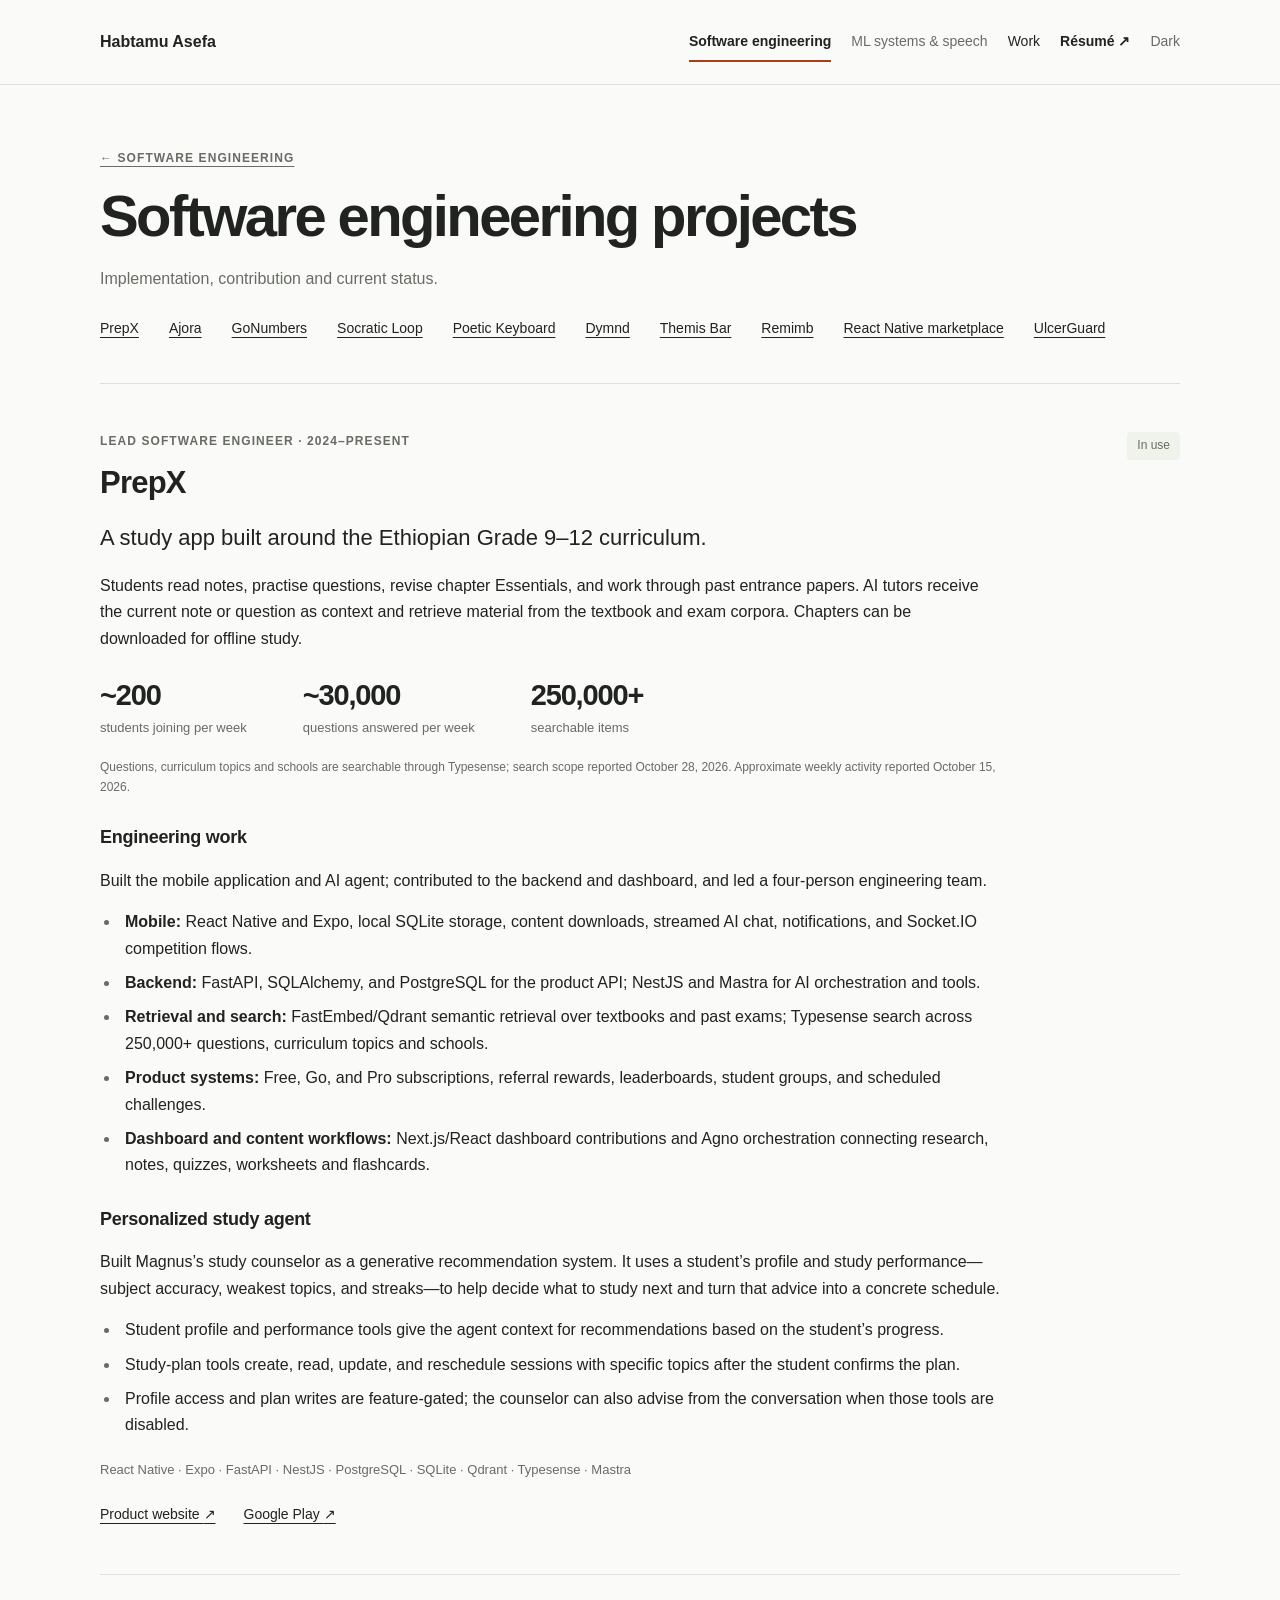
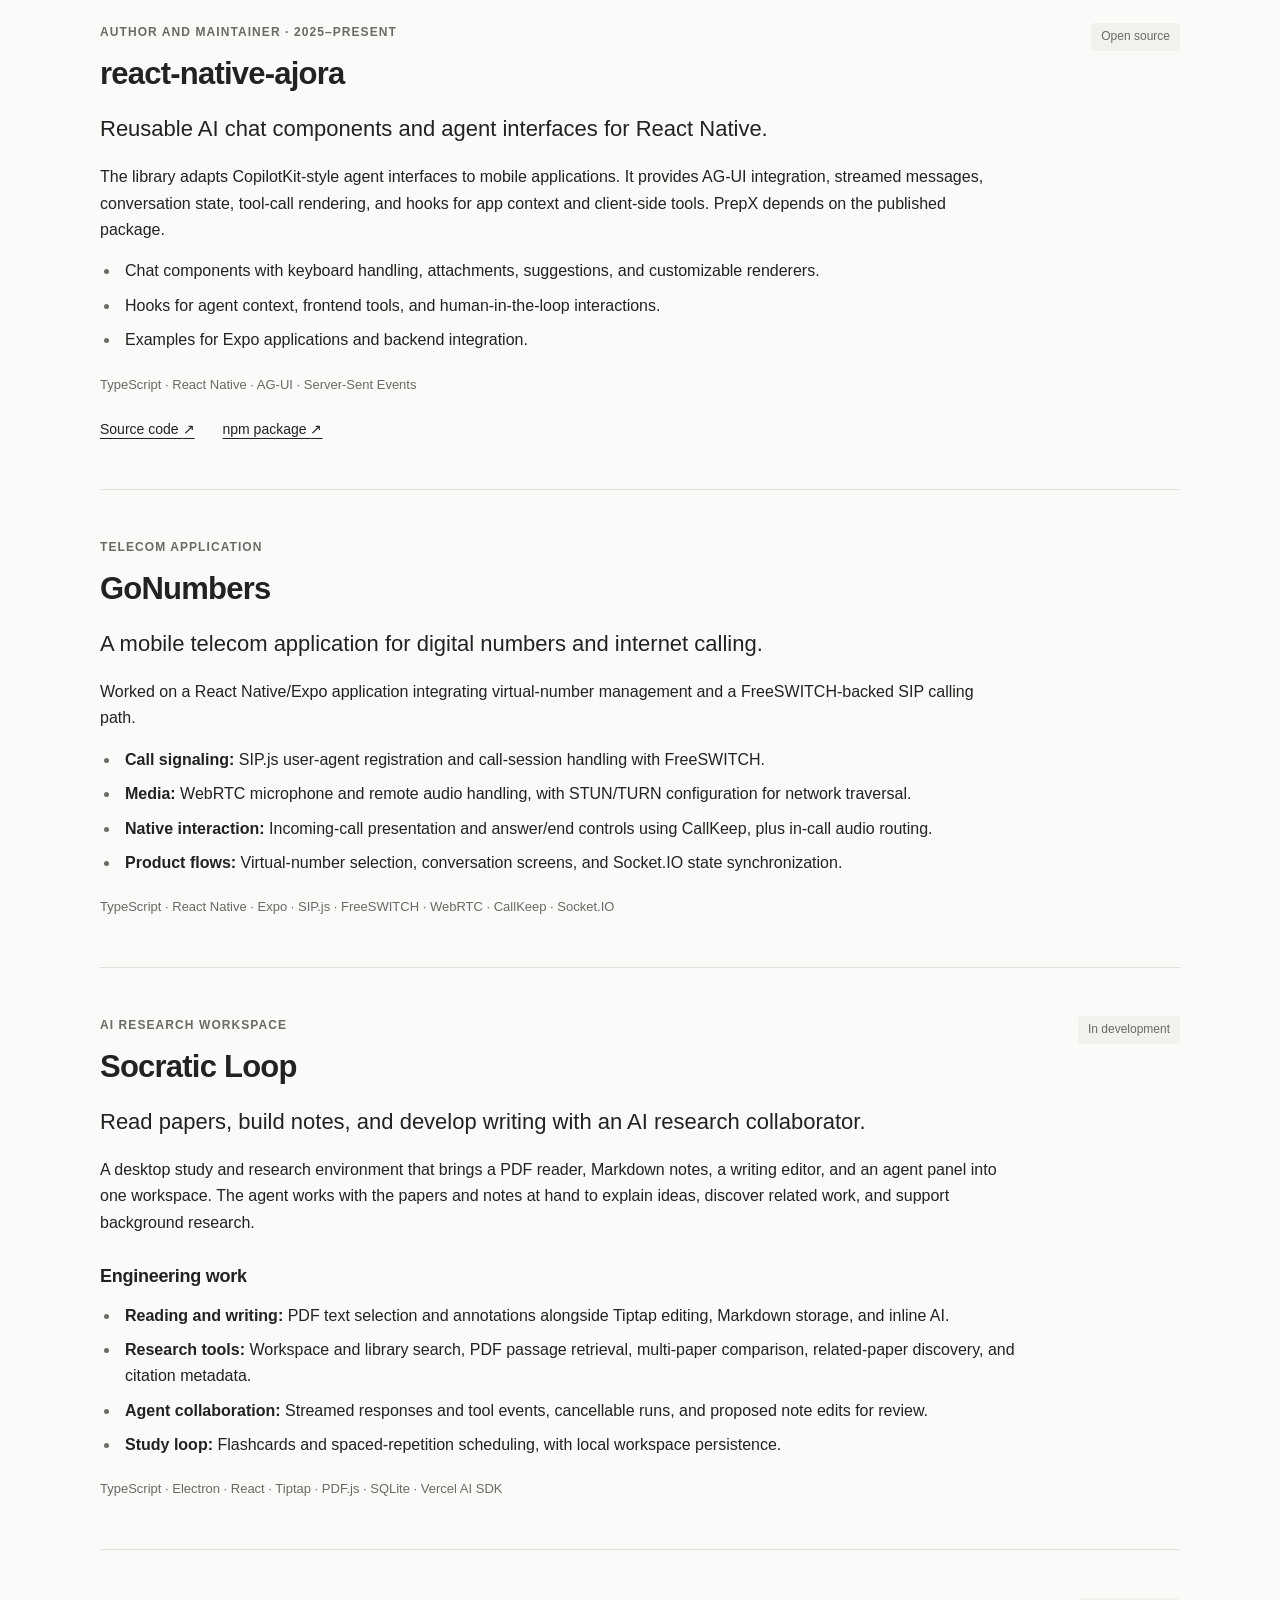
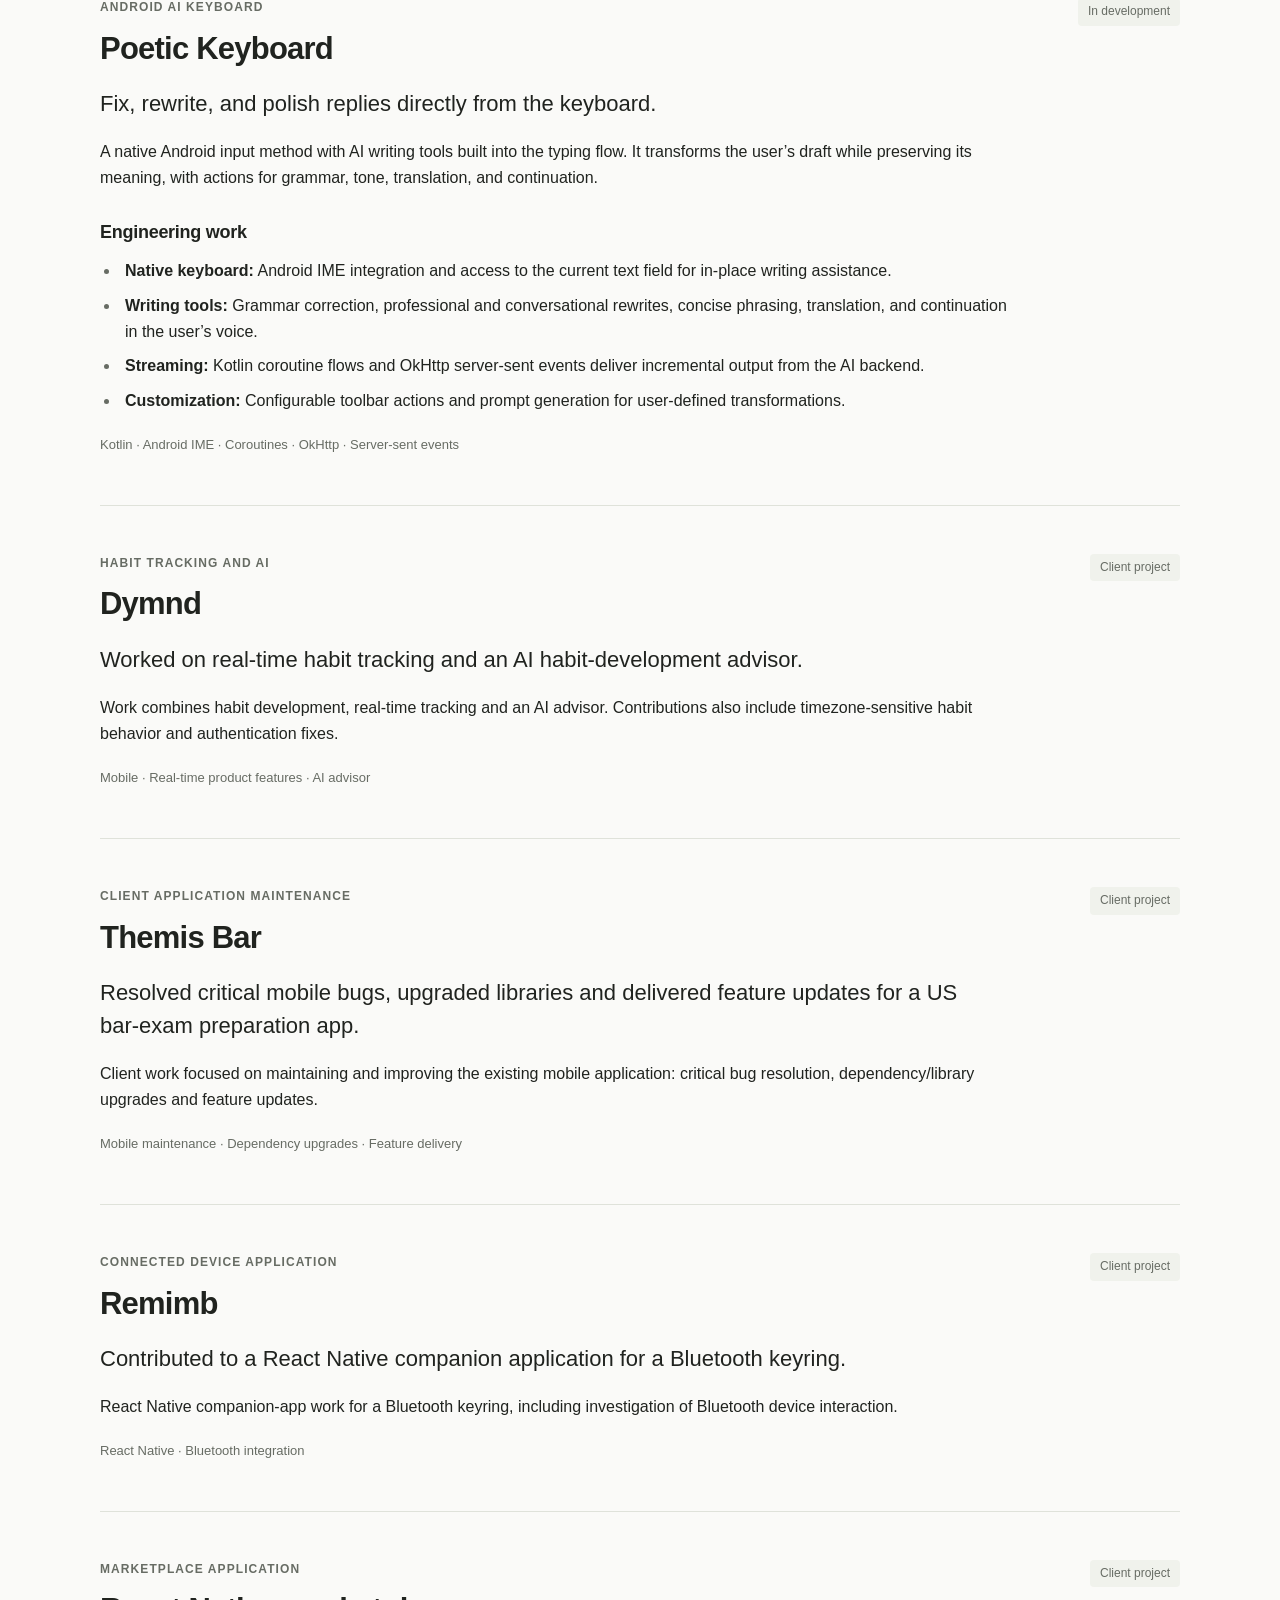
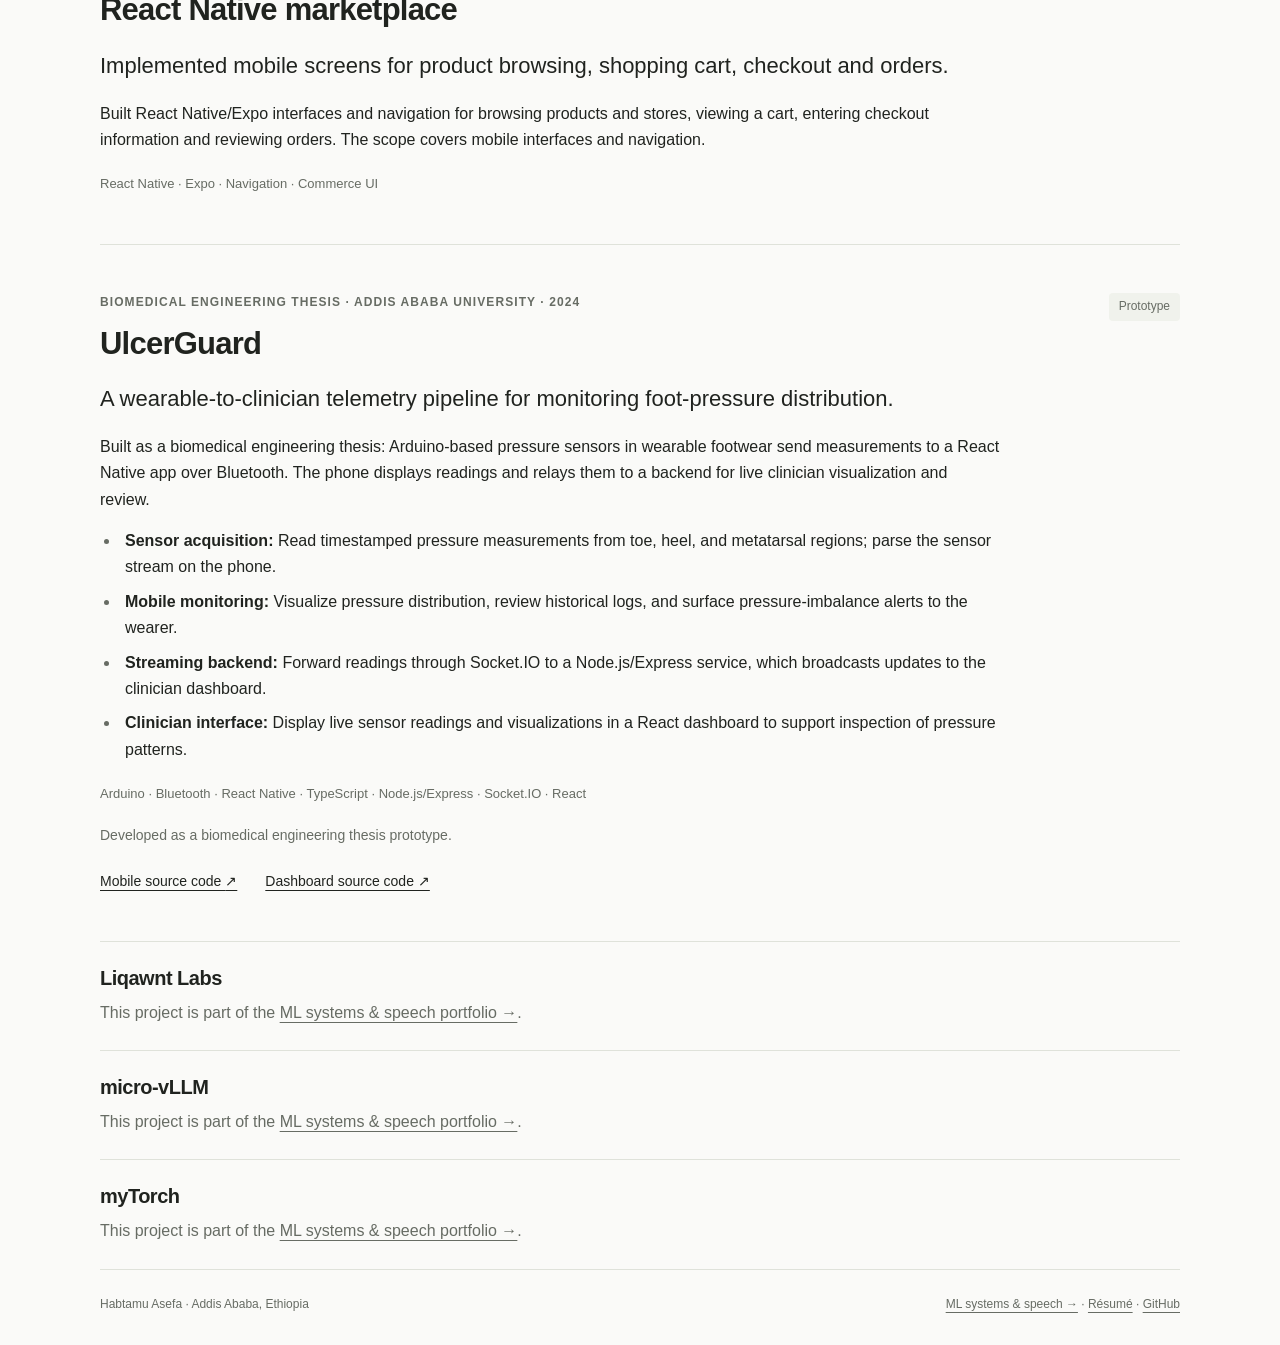
<file: projects.html>
<!doctype html>
<html lang="en" data-theme="light">
<head>
<meta charset="utf-8">
<meta name="viewport" content="width=device-width, initial-scale=1">
<title>Software engineering projects | Habtamu Asefa</title>
<meta name="description" content="Project scope, implementation and engineering work by Habtamu Asefa.">
<meta property="og:title" content="Software engineering projects | Habtamu Asefa">
<meta property="og:description" content="Project scope, implementation and engineering work by Habtamu Asefa.">
<meta property="og:type" content="website">
<meta property="og:image" content="https://habasefa.github.io/portfolio/avatar.jpg">
<link rel="canonical" href="https://habasefa.github.io/portfolio/projects.html">
<link rel="icon" href="favicon.png">
<link rel="apple-touch-icon" href="apple-touch-icon.png">
<link rel="stylesheet" href="site.css?v=20261028-1">
</head>
<body>
<a class="skip-link" href="#main">Skip to content</a><header class="site-header"><div class="container header-inner">
<a class="brand" href="index.html">Habtamu Asefa</a><nav aria-label="Main navigation"><a class="track-link" href="index.html" aria-current="page">Software engineering</a><a class="track-link" href="ml-systems.html">ML systems &amp; speech</a><a href="index.html#work">Work</a><a class="nav-resume" href="Habtamu_Asefa_Software_Engineer.pdf">Résumé ↗</a><button class="theme-toggle" id="themeToggle" aria-label="Switch to dark theme">Dark</button></nav>
</div></header><main id="main" class="container"><header class="page-intro"><p class="eyebrow"><a href="index.html">← Software engineering</a></p>
<h1>Software engineering projects</h1>
<p>Implementation, contribution and current status.</p>
<nav class="project-index" aria-label="Projects"><a href="#prepx">PrepX</a><a href="#ajora">Ajora</a><a href="#gonumbers">GoNumbers</a><a href="#socratic-loop">Socratic Loop</a><a href="#poetic-keyboard">Poetic Keyboard</a><a href="#dymnd">Dymnd</a><a href="#themis-bar">Themis Bar</a><a href="#remimb">Remimb</a><a href="#marketplace">React Native marketplace</a><a href="#ulcerguard">UlcerGuard</a></nav></header><article class="case" id="prepx">
        <div class="case-heading">
          <div>
            <p class="eyebrow">Lead Software Engineer · 2024–present</p>
            <h2>PrepX</h2>
          </div>
          <span class="status">In use</span>
        </div>
        <p class="case-lead">
          A study app built around the Ethiopian Grade 9–12 curriculum.
        </p>
        <p>
          Students read notes, practise questions, revise chapter Essentials,
          and work through past entrance papers. AI tutors receive the current
          note or question as context and retrieve material from the textbook
          and exam corpora. Chapters can be downloaded for offline study.
        </p>
        <dl class="metrics">
          <div>
            <dt>~200</dt>
            <dd>students joining per week</dd>
          </div>
          <div>
            <dt>~30,000</dt>
            <dd>questions answered per week</dd>
          </div>
          <div>
            <dt>250,000+</dt>
            <dd>searchable items</dd>
          </div>
        </dl>
        <p class="metric-source">Questions, curriculum topics and schools are searchable through Typesense; search scope reported October 28, 2026. Approximate weekly activity reported October 15, 2026.</p>
        <h3>Engineering work</h3>
        <p>Built the mobile application and AI agent;
          contributed to the backend and dashboard, and led a four-person engineering team.</p>
        <ul class="work-list">
          <li>
            <strong>Mobile:</strong> React Native and Expo, local SQLite
            storage, content downloads, streamed AI chat, notifications, and
            Socket.IO competition flows.
          </li>
          <li>
            <strong>Backend:</strong> FastAPI, SQLAlchemy, and PostgreSQL for
            the product API; NestJS and Mastra for AI orchestration and tools.
          </li>
          <li>
<strong>Retrieval and search:</strong> FastEmbed/Qdrant semantic retrieval over textbooks and past exams; Typesense search across 250,000+ questions, curriculum topics and schools.</li>
<li>
            <strong>Product systems:</strong> Free, Go, and Pro subscriptions,
            referral rewards, leaderboards, student groups, and scheduled
            challenges.
          </li>
        <li>
<strong>Dashboard and content workflows:</strong> Next.js/React dashboard contributions and Agno orchestration connecting research, notes, quizzes, worksheets and flashcards.</li>
</ul>
        <h3>Personalized study agent</h3>
        <p>
          Built Magnus’s study counselor as a generative recommendation system.
          It uses a student’s profile and study performance—subject accuracy,
          weakest topics, and streaks—to help decide what to study next and
          turn that advice into a concrete schedule.
        </p>
        <ul class="work-list">
          <li>
            Student profile and performance tools give the agent context for
            recommendations based on the student’s progress.
          </li>
          <li>
            Study-plan tools create, read, update, and reschedule sessions with
            specific topics after the student confirms the plan.
          </li>
          <li>
            Profile access and plan writes are feature-gated; the counselor can
            also advise from the conversation when those tools are disabled.
          </li>
        </ul>
        <p class="project-stack">
          React Native · Expo · FastAPI · NestJS · PostgreSQL · SQLite · Qdrant
          · Typesense · Mastra
        </p>
        <div class="project-links">
          <a href="https://prepx.temaribet.io/">Product website <span aria-hidden="true">↗</span></a><a href="https://play.google.com/store/apps/details?id=com.temaribet.prepx">Google Play <span aria-hidden="true">↗</span></a>
        </div>
      </article>
            <article class="case" id="ajora">
        <div class="case-heading">
          <div>
            <p class="eyebrow">Author and maintainer · 2025–present</p>
            <h2>react-native-ajora</h2>
          </div>
          <span class="status">Open source</span>
        </div>
        <p class="case-lead">
          Reusable AI chat components and agent interfaces for React Native.
        </p>
        <p>
          The library adapts CopilotKit-style agent interfaces to mobile
          applications. It provides AG-UI integration, streamed messages,
          conversation state, tool-call rendering, and hooks for app context and
          client-side tools. PrepX depends on the published package.
        </p>
        <ul class="work-list">
          <li>
            Chat components with keyboard handling, attachments, suggestions,
            and customizable renderers.
          </li>
          <li>
            Hooks for agent context, frontend tools, and human-in-the-loop
            interactions.
          </li>
          <li>Examples for Expo applications and backend integration.</li>
        </ul>
        <p class="project-stack">
          TypeScript · React Native · AG-UI · Server-Sent Events
        </p>
        <div class="project-links">
          <a href="https://github.com/habasefa/react-native-ajora">Source code <span aria-hidden="true">↗</span></a><a href="https://www.npmjs.com/package/react-native-ajora">npm package <span aria-hidden="true">↗</span></a>
        </div>
      </article>
      <article class="case" id="gonumbers">
        <div class="case-heading"><div>
<p class="eyebrow">Telecom application</p>
<h2>GoNumbers</h2>
</div></div>
        <p class="case-lead">A mobile telecom application for digital numbers and internet calling.</p>
        <p>Worked on a React Native/Expo application integrating virtual-number management
          and a FreeSWITCH-backed SIP calling path.</p>
        <ul class="work-list">
          <li>
<strong>Call signaling:</strong> SIP.js user-agent registration and call-session handling with FreeSWITCH.</li>
          <li>
<strong>Media:</strong> WebRTC microphone and remote audio handling, with STUN/TURN configuration for network traversal.</li>
          <li>
<strong>Native interaction:</strong> Incoming-call presentation and answer/end controls using CallKeep, plus in-call audio routing.</li>
          <li>
<strong>Product flows:</strong> Virtual-number selection, conversation screens, and Socket.IO state synchronization.</li>
        </ul>
        <p class="project-stack">TypeScript · React Native · Expo · SIP.js · FreeSWITCH · WebRTC · CallKeep · Socket.IO</p>
      </article>
      <article class="case" id="socratic-loop">
        <div class="case-heading">
          <div>
            <p class="eyebrow">AI research workspace</p>
            <h2>Socratic Loop</h2>
          </div>
          <span class="status">In development</span>
        </div>
        <p class="case-lead">
          Read papers, build notes, and develop writing with an AI research collaborator.
        </p>
        <p>
          A desktop study and research environment that brings a PDF reader,
          Markdown notes, a writing editor, and an agent panel into one
          workspace. The agent works with the papers and notes at hand to
          explain ideas, discover related work, and support background research.
        </p>
        <h3>Engineering work</h3>
        <ul class="work-list">
          <li>
<strong>Reading and writing:</strong> PDF text selection and
            annotations alongside Tiptap editing, Markdown storage, and inline AI.</li>
          <li>
<strong>Research tools:</strong> Workspace and library search,
            PDF passage retrieval, multi-paper comparison, related-paper
            discovery, and citation metadata.</li>
          <li>
<strong>Agent collaboration:</strong> Streamed responses and tool
            events, cancellable runs, and proposed note edits for review.</li>
          <li>
<strong>Study loop:</strong> Flashcards and spaced-repetition
            scheduling, with local workspace persistence.</li>
        </ul>
        <p class="project-stack">
          TypeScript · Electron · React · Tiptap · PDF.js · SQLite · Vercel AI SDK
        </p>
      </article>
      <article class="case" id="poetic-keyboard">
        <div class="case-heading">
          <div>
            <p class="eyebrow">Android AI keyboard</p>
            <h2>Poetic Keyboard</h2>
          </div>
          <span class="status">In development</span>
        </div>
        <p class="case-lead">
          Fix, rewrite, and polish replies directly from the keyboard.
        </p>
        <p>
          A native Android input method with AI writing tools built into the
          typing flow. It transforms the user’s draft while preserving its
          meaning, with actions for grammar, tone, translation, and continuation.
        </p>
        <h3>Engineering work</h3>
        <ul class="work-list">
          <li>
<strong>Native keyboard:</strong> Android IME integration and
            access to the current text field for in-place writing assistance.</li>
          <li>
<strong>Writing tools:</strong> Grammar correction, professional
            and conversational rewrites, concise phrasing, translation, and
            continuation in the user’s voice.</li>
          <li>
<strong>Streaming:</strong> Kotlin coroutine flows and OkHttp
            server-sent events deliver incremental output from the AI backend.</li>
          <li>
<strong>Customization:</strong> Configurable toolbar actions and
            prompt generation for user-defined transformations.</li>
        </ul>
        <p class="project-stack">Kotlin · Android IME · Coroutines · OkHttp · Server-sent events</p>
      </article>
      <article class="case" id="dymnd"><div class="case-heading">
<div>
<p class="eyebrow">Habit tracking and AI</p>
<h2>Dymnd</h2>
</div>
<span class="status">Client project</span>
</div>
<p class="case-lead">Worked on real-time habit tracking and an AI habit-development advisor.</p>
<p>Work combines habit development, real-time tracking and an AI advisor. Contributions also include timezone-sensitive habit behavior and authentication fixes.</p>
<p class="project-stack">Mobile · Real-time product features · AI advisor</p></article><article class="case" id="themis-bar"><div class="case-heading">
<div>
<p class="eyebrow">Client application maintenance</p>
<h2>Themis Bar</h2>
</div>
<span class="status">Client project</span>
</div>
<p class="case-lead">Resolved critical mobile bugs, upgraded libraries and delivered feature updates for a US bar-exam preparation app.</p>
<p>Client work focused on maintaining and improving the existing mobile application: critical bug resolution, dependency/library upgrades and feature updates.</p>
<p class="project-stack">Mobile maintenance · Dependency upgrades · Feature delivery</p></article><article class="case" id="remimb"><div class="case-heading">
<div>
<p class="eyebrow">Connected device application</p>
<h2>Remimb</h2>
</div>
<span class="status">Client project</span>
</div>
<p class="case-lead">Contributed to a React Native companion application for a Bluetooth keyring.</p>
<p>React Native companion-app work for a Bluetooth keyring, including investigation of Bluetooth device interaction.</p>
<p class="project-stack">React Native · Bluetooth integration</p></article><article class="case" id="marketplace"><div class="case-heading">
<div>
<p class="eyebrow">Marketplace application</p>
<h2>React Native marketplace</h2>
</div>
<span class="status">Client project</span>
</div>
<p class="case-lead">Implemented mobile screens for product browsing, shopping cart, checkout and orders.</p>
<p>Built React Native/Expo interfaces and navigation for browsing products and stores, viewing a cart, entering checkout information and reviewing orders. The scope covers mobile interfaces and navigation.</p>
<p class="project-stack">React Native · Expo · Navigation · Commerce UI</p></article><article class="case" id="ulcerguard">
        <div class="case-heading">
          <div>
            <p class="eyebrow">
              Biomedical engineering thesis · Addis Ababa University · 2024
            </p>
            <h2>UlcerGuard</h2>
          </div>
          <span class="status">Prototype</span>
        </div>
        <p class="case-lead">
          A wearable-to-clinician telemetry pipeline for monitoring foot-pressure distribution.
        </p>
        <p>
          Built as a biomedical engineering thesis: Arduino-based pressure sensors in wearable
          footwear send measurements to a React Native app over Bluetooth. The phone displays
          readings and relays them to a backend for live clinician visualization and review.
        </p>
        <ul class="work-list">
          <li>
<strong>Sensor acquisition:</strong> Read timestamped pressure measurements from toe, heel,
            and metatarsal regions; parse the sensor stream on the phone.</li>
          <li>
<strong>Mobile monitoring:</strong> Visualize pressure distribution, review historical logs,
            and surface pressure-imbalance alerts to the wearer.</li>
          <li>
<strong>Streaming backend:</strong> Forward readings through Socket.IO to a Node.js/Express
            service, which broadcasts updates to the clinician dashboard.</li>
          <li>
<strong>Clinician interface:</strong> Display live sensor readings and visualizations in a React dashboard
            to support inspection of pressure patterns.</li>
        </ul>
        <p class="project-stack">Arduino · Bluetooth · React Native · TypeScript · Node.js/Express · Socket.IO · React
        </p>
        <p class="case-note">
          Developed as a biomedical engineering thesis prototype.
        </p>
        <div class="project-links">
          <a href="https://github.com/habasefa/UlcerGuard">Mobile source code <span aria-hidden="true">↗</span></a>
          <a href="https://github.com/habasefa/ulcerguard-dashboard">Dashboard source code ↗</a>
        </div>
      </article>
    <section class="legacy-project-link" id="liqawnt"><h2>Liqawnt Labs</h2>
<p>This project is part of the <a href="ml-projects.html#liqawnt">ML systems &amp; speech portfolio →</a>.</p></section><section class="legacy-project-link" id="micro-vllm"><h2>micro-vLLM</h2>
<p>This project is part of the <a href="ml-projects.html#micro-vllm">ML systems &amp; speech portfolio →</a>.</p></section><section class="legacy-project-link" id="mytorch"><h2>myTorch</h2>
<p>This project is part of the <a href="ml-projects.html#mytorch">ML systems &amp; speech portfolio →</a>.</p></section></main><footer class="site-footer container"><span>Habtamu Asefa · Addis Ababa, Ethiopia</span><span><a href="ml-systems.html">ML systems &amp; speech →</a> · <a href="Resume.html">Résumé</a> · <a href="https://github.com/habasefa">GitHub</a></span></footer><script src="app.js?v=20261028-1" defer></script>
</body>
</html>
</file>
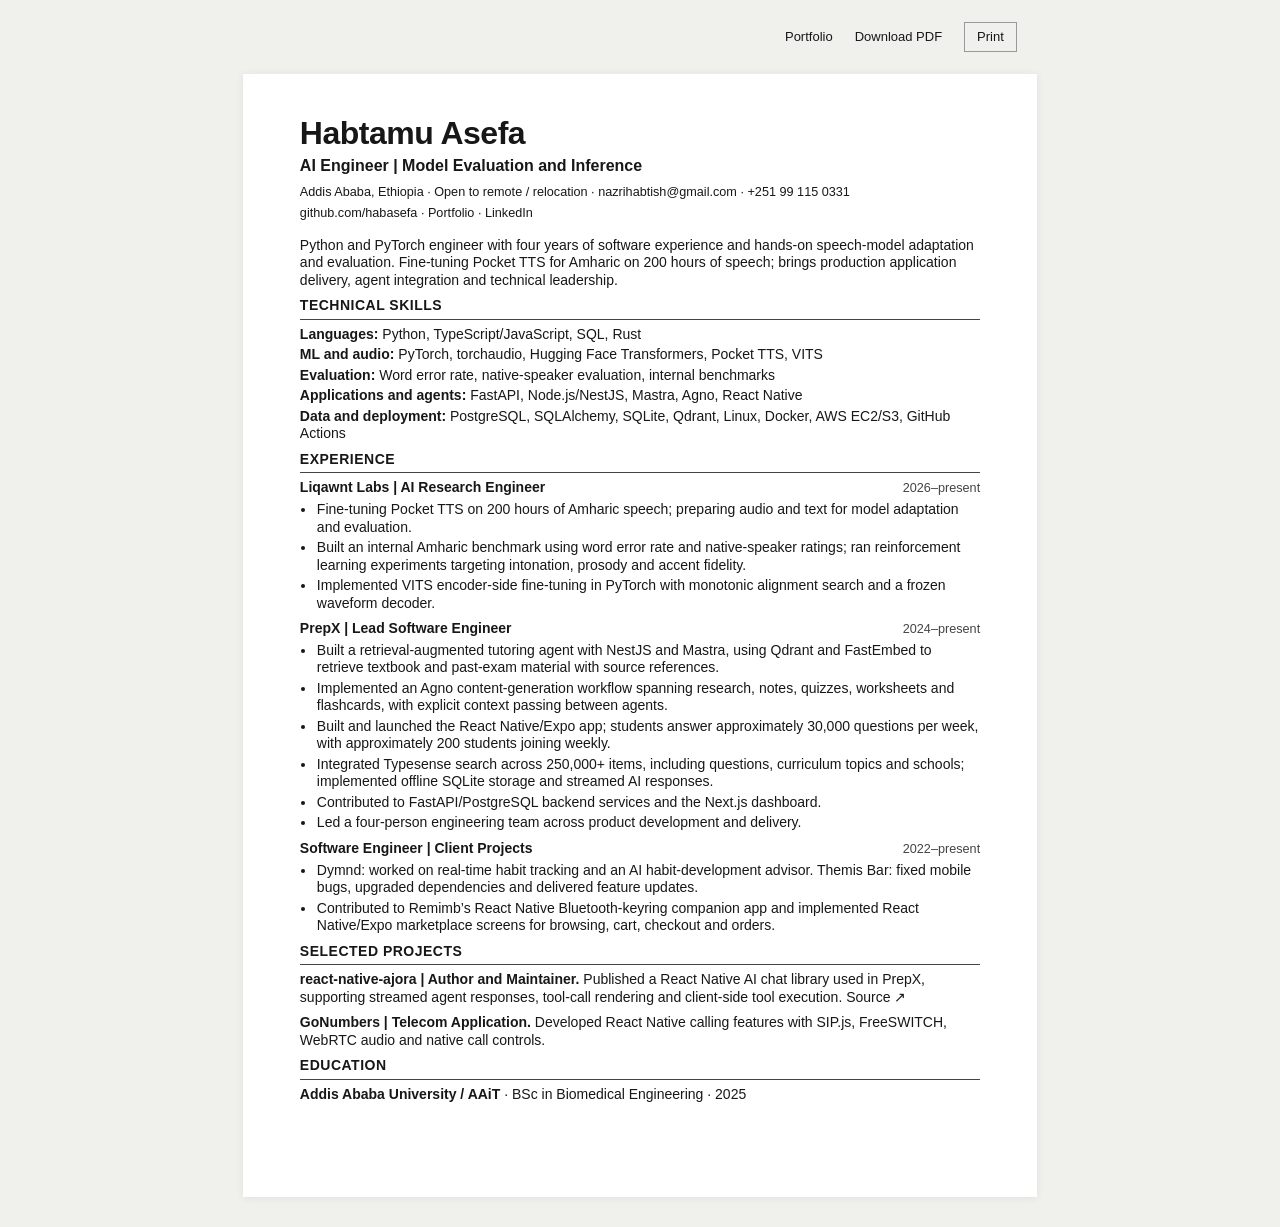
<file: Resume-Audio.html>
<!doctype html>
<html lang="en">
<head>
<meta charset="utf-8">
<meta name="viewport" content="width=device-width, initial-scale=1">
<title>Habtamu Asefa | AI Engineer | Model Evaluation and Inference</title>
<link rel="stylesheet" href="resume.css?v=20261028-1">
</head>
<body>
<div class="toolbar">
<a href="ml-systems.html">Portfolio</a><a href="Habtamu_Asefa_ML_Systems_Resume.pdf" download>Download PDF</a><button onclick="window.print()">Print</button>
</div>
<main class="resume"><header class="resume-header"><h1>Habtamu Asefa</h1>
<p class="headline">AI Engineer | Model Evaluation and Inference</p>
<p class="contact-line">Addis Ababa, Ethiopia · Open to remote / relocation · <a href="mailto:nazrihabtish@gmail.com">nazrihabtish@gmail.com</a> · +251 99 115 0331</p>
<p class="contact-line"><a href="https://github.com/habasefa">github.com/habasefa</a> · <a href="https://habasefa.github.io/portfolio/ml-systems.html">Portfolio</a> · <a href="https://www.linkedin.com/in/habtamu-asefa-4b5459195/">LinkedIn</a></p></header><p class="summary">Python and PyTorch engineer with four years of software experience and hands-on speech-model adaptation and evaluation. Fine-tuning Pocket TTS for Amharic on 200 hours of speech; brings production application delivery, agent integration and technical leadership.</p>
<section><h2>Technical skills</h2>
<div class="skills">
<p><strong>Languages:</strong> Python, TypeScript/JavaScript, SQL, Rust</p>
<p><strong>ML and audio:</strong> PyTorch, torchaudio, Hugging Face Transformers, Pocket TTS, VITS</p>
<p><strong>Evaluation:</strong> Word error rate, native-speaker evaluation, internal benchmarks</p>
<p><strong>Applications and agents:</strong> FastAPI, Node.js/NestJS, Mastra, Agno, React Native</p>
<p><strong>Data and deployment:</strong> PostgreSQL, SQLAlchemy, SQLite, Qdrant, Linux, Docker, AWS EC2/S3, GitHub Actions</p>
</div></section><section><h2>Experience</h2>
<article class="entry"><div class="entry-title">
<h3>Liqawnt Labs | AI Research Engineer</h3>
<span class="date">2026–present</span>
</div>
<ul>
<li>Fine-tuning Pocket TTS on 200 hours of Amharic speech; preparing audio and text for model adaptation and evaluation.</li>
<li>Built an internal Amharic benchmark using word error rate and native-speaker ratings; ran reinforcement learning experiments targeting intonation, prosody and accent fidelity.</li>
<li>Implemented VITS encoder-side fine-tuning in PyTorch with monotonic alignment search and a frozen waveform decoder.</li>
</ul></article><article class="entry"><div class="entry-title">
<h3>PrepX | Lead Software Engineer</h3>
<span class="date">2024–present</span>
</div>
<ul>
<li>Built a retrieval-augmented tutoring agent with NestJS and Mastra, using Qdrant and FastEmbed to retrieve textbook and past-exam material with source references.</li>
<li>Implemented an Agno content-generation workflow spanning research, notes, quizzes, worksheets and flashcards, with explicit context passing between agents.</li>
<li>Built and launched the React Native/Expo app; students answer approximately 30,000 questions per week, with approximately 200 students joining weekly.</li>
<li>Integrated Typesense search across 250,000+ items, including questions, curriculum topics and schools; implemented offline SQLite storage and streamed AI responses.</li>
<li>Contributed to FastAPI/PostgreSQL backend services and the Next.js dashboard.</li>
<li>Led a four-person engineering team across product development and delivery.</li>
</ul></article><article class="entry"><div class="entry-title">
<h3>Software Engineer | Client Projects</h3>
<span class="date">2022–present</span>
</div>
<ul>
<li>Dymnd: worked on real-time habit tracking and an AI habit-development advisor. Themis Bar: fixed mobile bugs, upgraded dependencies and delivered feature updates.</li>
<li>Contributed to Remimb’s React Native Bluetooth-keyring companion app and implemented React Native/Expo marketplace screens for browsing, cart, checkout and orders.</li>
</ul></article></section><section><h2>Selected projects</h2>
<article class="entry compact"><p><strong>react-native-ajora | Author and Maintainer.</strong> Published a React Native AI chat library used in PrepX, supporting streamed agent responses, tool-call rendering and client-side tool execution. <a href="https://github.com/habasefa/react-native-ajora">Source ↗</a></p></article><article class="entry compact"><p><strong>GoNumbers | Telecom Application.</strong> Developed React Native calling features with SIP.js, FreeSWITCH, WebRTC audio and native call controls.</p></article></section><section class="education"><h2>Education</h2>
<p><strong>Addis Ababa University / AAiT</strong> · BSc in Biomedical Engineering · 2025</p></section></main>
</body>
</html>
</file>
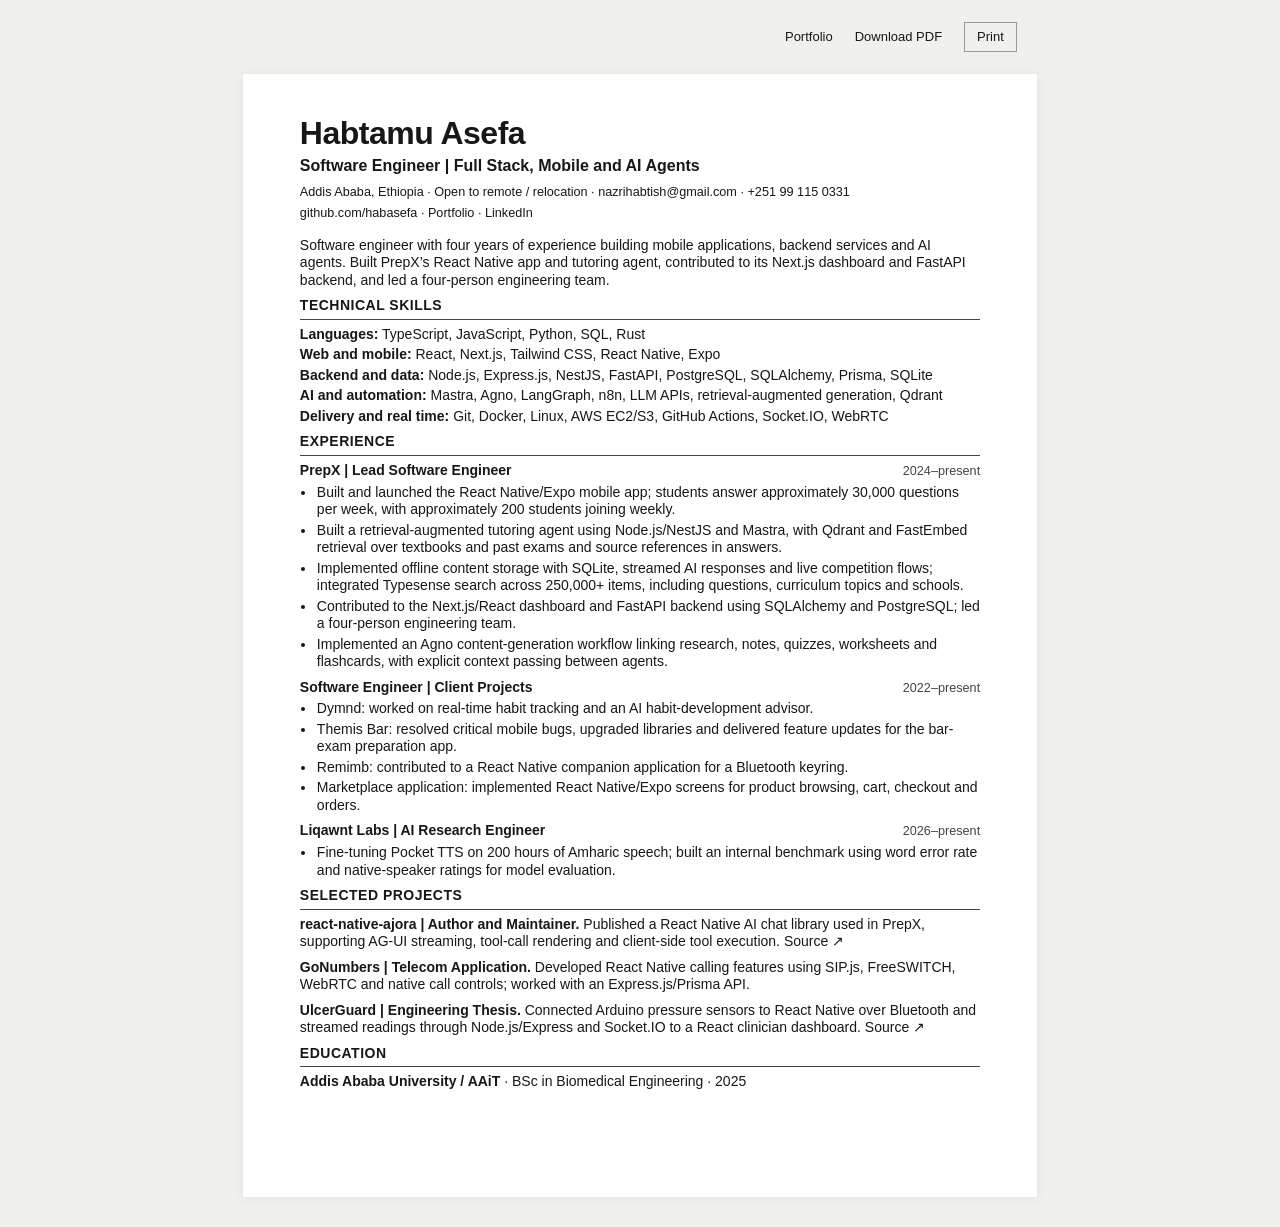
<file: Resume.html>
<!doctype html>
<html lang="en">
<head>
<meta charset="utf-8">
<meta name="viewport" content="width=device-width, initial-scale=1">
<title>Habtamu Asefa | Software Engineer | Full Stack, Mobile and AI Agents</title>
<link rel="stylesheet" href="resume.css?v=20261028-1">
</head>
<body>
<div class="toolbar">
<a href="index.html">Portfolio</a><a href="Habtamu_Asefa_Software_Engineer.pdf" download>Download PDF</a><button onclick="window.print()">Print</button>
</div>
<main class="resume"><header class="resume-header"><h1>Habtamu Asefa</h1>
<p class="headline">Software Engineer | Full Stack, Mobile and AI Agents</p>
<p class="contact-line">Addis Ababa, Ethiopia · Open to remote / relocation · <a href="mailto:nazrihabtish@gmail.com">nazrihabtish@gmail.com</a> · +251 99 115 0331</p>
<p class="contact-line"><a href="https://github.com/habasefa">github.com/habasefa</a> · <a href="https://habasefa.github.io/portfolio/index.html">Portfolio</a> · <a href="https://www.linkedin.com/in/habtamu-asefa-4b5459195/">LinkedIn</a></p></header><p class="summary">Software engineer with four years of experience building mobile applications, backend services and AI agents. Built PrepX’s React Native app and tutoring agent, contributed to its Next.js dashboard and FastAPI backend, and led a four-person engineering team.</p>
<section><h2>Technical skills</h2>
<div class="skills">
<p><strong>Languages:</strong> TypeScript, JavaScript, Python, SQL, Rust</p>
<p><strong>Web and mobile:</strong> React, Next.js, Tailwind CSS, React Native, Expo</p>
<p><strong>Backend and data:</strong> Node.js, Express.js, NestJS, FastAPI, PostgreSQL, SQLAlchemy, Prisma, SQLite</p>
<p><strong>AI and automation:</strong> Mastra, Agno, LangGraph, n8n, LLM APIs, retrieval-augmented generation, Qdrant</p>
<p><strong>Delivery and real time:</strong> Git, Docker, Linux, AWS EC2/S3, GitHub Actions, Socket.IO, WebRTC</p>
</div></section><section><h2>Experience</h2>
<article class="entry"><div class="entry-title">
<h3>PrepX | Lead Software Engineer</h3>
<span class="date">2024–present</span>
</div>
<ul>
<li>Built and launched the React Native/Expo mobile app; students answer approximately 30,000 questions per week, with approximately 200 students joining weekly.</li>
<li>Built a retrieval-augmented tutoring agent using Node.js/NestJS and Mastra, with Qdrant and FastEmbed retrieval over textbooks and past exams and source references in answers.</li>
<li>Implemented offline content storage with SQLite, streamed AI responses and live competition flows; integrated Typesense search across 250,000+ items, including questions, curriculum topics and schools.</li>
<li>Contributed to the Next.js/React dashboard and FastAPI backend using SQLAlchemy and PostgreSQL; led a four-person engineering team.</li>
<li>Implemented an Agno content-generation workflow linking research, notes, quizzes, worksheets and flashcards, with explicit context passing between agents.</li>
</ul></article><article class="entry"><div class="entry-title">
<h3>Software Engineer | Client Projects</h3>
<span class="date">2022–present</span>
</div>
<ul>
<li>Dymnd: worked on real-time habit tracking and an AI habit-development advisor.</li>
<li>Themis Bar: resolved critical mobile bugs, upgraded libraries and delivered feature updates for the bar-exam preparation app.</li>
<li>Remimb: contributed to a React Native companion application for a Bluetooth keyring.</li>
<li>Marketplace application: implemented React Native/Expo screens for product browsing, cart, checkout and orders.</li>
</ul></article><article class="entry"><div class="entry-title">
<h3>Liqawnt Labs | AI Research Engineer</h3>
<span class="date">2026–present</span>
</div>
<ul><li>Fine-tuning Pocket TTS on 200 hours of Amharic speech; built an internal benchmark using word error rate and native-speaker ratings for model evaluation.</li></ul></article></section><section><h2>Selected projects</h2>
<article class="entry compact"><p><strong>react-native-ajora | Author and Maintainer.</strong> Published a React Native AI chat library used in PrepX, supporting AG-UI streaming, tool-call rendering and client-side tool execution. <a href="https://github.com/habasefa/react-native-ajora">Source ↗</a></p></article><article class="entry compact"><p><strong>GoNumbers | Telecom Application.</strong> Developed React Native calling features using SIP.js, FreeSWITCH, WebRTC and native call controls; worked with an Express.js/Prisma API.</p></article><article class="entry compact"><p><strong>UlcerGuard | Engineering Thesis.</strong> Connected Arduino pressure sensors to React Native over Bluetooth and streamed readings through Node.js/Express and Socket.IO to a React clinician dashboard. <a href="https://github.com/habasefa/UlcerGuard">Source ↗</a></p></article></section><section class="education"><h2>Education</h2>
<p><strong>Addis Ababa University / AAiT</strong> · BSc in Biomedical Engineering · 2025</p></section></main>
</body>
</html>
</file>
<file: site.css>
:root {
  color-scheme: light;
  --bg: #fafaf8;
  --surface: #fff;
  --text: #20231f;
  --muted: #676c64;
  --line: #dfe2da;
  --accent: #a74019;
  --soft: #f0f2ec;
  --max: 1080px;
}
[data-theme="dark"] {
  color-scheme: dark;
  --bg: #141715;
  --surface: #1a1e1b;
  --text: #eef0e9;
  --muted: #a7afa3;
  --line: #343b33;
  --accent: #efa77f;
  --soft: #222923;
}
* {
  box-sizing: border-box;
}
html {
  scroll-behavior: smooth;
  scroll-padding-top: 96px;
}
body {
  margin: 0;
  background: var(--bg);
  color: var(--text);
  font:
    16px/1.65 -apple-system,
    BlinkMacSystemFont,
    "Segoe UI",
    Arial,
    sans-serif;
}
a {
  color: inherit;
  text-decoration-thickness: 1px;
  text-underline-offset: 4px;
}
a:hover {
  color: var(--accent);
}
button {
  font: inherit;
}
button,
a {
  -webkit-tap-highlight-color: transparent;
}
a:focus-visible,
button:focus-visible {
  outline: 2px solid var(--accent);
  outline-offset: 5px;
}
img {
  display: block;
  max-width: 100%;
}
h1,
h2,
h3,
p,
figure,
dl {
  margin: 0;
}
h1,
h2,
h3 {
  font-weight: 600;
  line-height: 1.2;
}
h1 {
  font-size: clamp(36px, 5vw, 58px);
  letter-spacing: -0.045em;
}
h2 {
  font-size: 27px;
  letter-spacing: -0.025em;
}
h3 {
  font-size: 22px;
  letter-spacing: -0.015em;
}
h3 a {
  text-decoration: none;
}
p + p {
  margin-top: 14px;
}
.container {
  width: calc(100% - 64px);
  max-width: var(--max);
  margin-inline: auto;
}
.skip-link {
  position: absolute;
  top: -100px;
  left: 20px;
  z-index: 20;
  padding: 12px;
  background: var(--surface);
}
.skip-link:focus {
  top: 12px;
}
.site-header {
  border-bottom: 1px solid var(--line);
}
.header-inner {
  min-height: 84px;
  display: flex;
  align-items: center;
  justify-content: space-between;
  gap: 24px;
}
.brand {
  font-weight: 600;
  text-decoration: none;
  white-space: nowrap;
}
.header-inner nav {
  display: flex;
  align-items: center;
  gap: 24px;
  font-size: 14px;
}
.header-inner nav a {
  text-decoration: none;
}
.theme-toggle {
  background: none;
  border: 0;
  padding: 0;
  color: var(--muted);
  cursor: pointer;
}
.nav-resume {
  font-weight: 600;
}
.hero {
  display: grid;
  grid-template-columns: minmax(0, 1fr) 230px;
  gap: 70px;
  align-items: center;
  padding: 88px 0 80px;
}
.eyebrow {
  font-size: 12px;
  font-weight: 600;
  text-transform: uppercase;
  letter-spacing: 0.09em;
  color: var(--muted);
  margin-bottom: 12px;
}
.hero-description {
  font-size: 25px;
  line-height: 1.4;
  letter-spacing: -0.018em;
  max-width: 610px;
  margin-top: 23px;
}
.hero-detail {
  color: var(--muted);
  max-width: 565px;
  margin-top: 17px;
}
.hero-detail a {
  color: var(--text);
}
.hero-links {
  display: flex;
  align-items: center;
  gap: 28px;
  margin-top: 28px;
}
.button {
  padding: 11px 19px;
  text-decoration: none;
  font-size: 14px;
  font-weight: 600;
  border: 1px solid var(--text);
  border-radius: 5px;
}
.primary {
  background: var(--text);
  color: var(--bg);
}
.primary:hover {
  background: var(--accent);
  color: var(--bg);
  border-color: var(--accent);
}
.text-link {
  font-size: 14px;
  font-weight: 500;
}
.portrait img {
  width: 230px;
  height: 260px;
  object-fit: cover;
  border-radius: 5px;
}
.portrait figcaption {
  color: var(--muted);
  font-size: 12px;
  margin-top: 10px;
}
.section {
  padding: 56px 0;
  border-top: 1px solid var(--line);
}
.section-head {
  display: flex;
  justify-content: space-between;
  align-items: center;
  gap: 20px;
  margin-bottom: 27px;
}
.project {
  padding: 29px;
  background: var(--surface);
  border: 1px solid var(--line);
  border-radius: 7px;
}
.project-heading,
.case-heading {
  display: flex;
  align-items: flex-start;
  justify-content: space-between;
  gap: 20px;
}
.project-heading .eyebrow {
  margin-bottom: 7px;
}
.status {
  font-size: 12px;
  color: var(--muted);
  white-space: nowrap;
  padding: 4px 10px;
  background: var(--soft);
  border-radius: 4px;
}
.project p:not(.eyebrow):not(.project-stack):not(.metric-source) {
  margin-top: 17px;
}
.project-lead {
  font-size: 19px;
  line-height: 1.6;
  max-width: 850px;
}
.metrics {
  display: flex;
  gap: 56px;
  margin-top: 27px;
}
.metrics dt {
  font-size: 29px;
  font-weight: 600;
  letter-spacing: -0.04em;
  line-height: 1.25;
}
.metrics dd {
  font-size: 13px;
  color: var(--muted);
  margin: 4px 0 0;
}
.metric-source {
  font-size: 12px;
  color: var(--muted);
  margin-top: 13px;
}
.work-list {
  padding-left: 20px;
  margin: 24px 0 0;
}
.work-list li {
  padding-left: 5px;
  margin-top: 8px;
}
.work-list li::marker {
  color: var(--muted);
}
.project-stack {
  font-size: 13px;
  color: var(--muted);
  margin-top: 24px;
  line-height: 1.8;
}
.project-links {
  display: flex;
  flex-wrap: wrap;
  gap: 12px 28px;
  font-size: 14px;
  margin-top: 22px;
}
.project-grid {
  display: grid;
  grid-template-columns: 1fr 1fr;
  gap: 20px;
  margin-top: 20px;
}
.project-grid .project {
  display: flex;
  flex-direction: column;
}
.project-grid .text-link {
  margin-top: 20px;
  align-self: flex-start;
}
.experience-row {
  display: grid;
  grid-template-columns: 1fr auto;
  gap: 10px 24px;
  padding: 26px 0;
  border-bottom: 1px solid var(--line);
}
.experience-row:first-of-type {
  margin-top: 10px;
}
.experience-row:last-child {
  border-bottom: 0;
  padding-bottom: 0;
}
.experience-row h3 {
  font-size: 19px;
}
.role {
  font-size: 14px;
  color: var(--muted);
  margin-top: 6px;
}
.date {
  font-size: 14px;
  color: var(--muted);
  white-space: nowrap;
}
.experience-description {
  grid-column: 1/-1;
  max-width: 860px;
}
.skill-list {
  margin-top: 24px;
}
.skill-list > div {
  display: grid;
  grid-template-columns: 210px 1fr;
  gap: 24px;
  padding: 13px 0;
  border-bottom: 1px solid var(--line);
}
.skill-list > div:last-child {
  border: 0;
}
.skill-list dt {
  font-weight: 500;
}
.skill-list dd {
  margin: 0;
  color: var(--muted);
}
.education > div {
  margin-top: 23px;
}
.education h3 {
  font-size: 20px;
}
.education p {
  margin-top: 8px;
}
.muted {
  color: var(--muted);
}
.contact > p {
  margin-top: 16px;
  color: var(--muted);
}
.contact-links {
  display: flex;
  flex-wrap: wrap;
  gap: 16px 30px;
  margin-top: 21px;
}
.site-footer {
  border-top: 1px solid var(--line);
  display: flex;
  justify-content: space-between;
  gap: 20px;
  padding-top: 25px;
  padding-bottom: 30px;
  font-size: 12px;
  color: var(--muted);
}
.page-intro {
  padding: 64px 0 43px;
}
.page-intro > p:not(.eyebrow) {
  margin-top: 16px;
  color: var(--muted);
}
.project-index {
  display: flex;
  flex-wrap: wrap;
  gap: 12px 30px;
  margin-top: 24px;
  font-size: 14px;
}
.case {
  padding: 48px 0;
  border-top: 1px solid var(--line);
  scroll-margin-top: 20px;
}
.case h2 {
  font-size: 31px;
}
.case-lead {
  font-size: 22px;
  line-height: 1.5;
  margin-top: 20px !important;
}
.case > p {
  max-width: 900px;
  margin-top: 19px;
}
.case h3 {
  font-size: 18px;
  margin-top: 30px;
}
.case .work-list {
  max-width: 920px;
  margin-top: 15px;
}
.case-note {
  color: var(--muted);
  font-size: 14px;
}
.case .metrics {
  margin-top: 25px;
}
@media (prefers-reduced-motion: reduce) {
  html {
    scroll-behavior: auto;
  }
}
@media (max-width: 760px) {
  .container {
    width: calc(100% - 40px);
  }
  .header-inner {
    padding: 20px 0;
    flex-wrap: wrap;
    gap: 14px;
    min-height: 0;
  }
  .header-inner nav {
    width: 100%;
    gap: 20px;
    flex-wrap: wrap;
    font-size: 13px;
  }
  .hero {
    grid-template-columns: 1fr 160px;
    gap: 25px;
    padding: 55px 0;
  }
  .hero-description {
    font-size: 22px;
  }
  .portrait img {
    width: 160px;
    height: 190px;
  }
  .hero-links {
    gap: 20px;
    flex-wrap: wrap;
  }
  .project {
    padding: 23px;
  }
  .metrics {
    gap: 35px;
  }
  .project-grid {
    gap: 16px;
  }
  .section {
    padding: 40px 0;
  }
  .skill-list > div {
    grid-template-columns: 160px 1fr;
    gap: 18px;
  }
  .site-footer {
    flex-wrap: wrap;
  }
}
@media (max-width: 520px) {
  .hero {
    grid-template-columns: 1fr;
    gap: 27px;
  }
  .portrait {
    display: none;
  }
  .hero-description {
    font-size: 23px;
  }
  .hero-detail {
    font-size: 15px;
  }
  .hero-links {
    margin-top: 23px;
  }
  .header-inner nav {
    gap: 15px;
  }
  .section-head {
    align-items: baseline;
  }
  .section-head h2 {
    font-size: 25px;
  }
  .section-head > a {
    font-size: 12px;
  }
  .project-grid {
    grid-template-columns: 1fr;
  }
  .metrics {
    gap: 22px;
    justify-content: space-between;
  }
  .metrics dt {
    font-size: 25px;
  }
  .metrics dd {
    font-size: 12px;
  }
  .project-lead {
    font-size: 17px;
  }
  .experience-row {
    grid-template-columns: 1fr;
  }
  .experience-row .date {
    grid-row: 2;
  }
  .skill-list > div {
    grid-template-columns: 1fr;
    gap: 5px;
    padding: 14px 0;
  }
  .skill-list dd {
    font-size: 15px;
  }
  .case-heading {
    flex-wrap: wrap;
  }
  .project-links {
    gap: 12px 20px;
  }
  .contact-links {
    flex-direction: column;
    align-items: flex-start;
  }
  .contact-links a {
    overflow-wrap: anywhere;
  }
  .site-footer {
    font-size: 11px;
  }
}
@media (max-width: 360px) {
  .metrics {
    flex-wrap: wrap;
    justify-content: flex-start;
    gap: 16px 26px;
  }
  .section-head {
    flex-wrap: wrap;
    gap: 10px;
  }
}

/* Two focused portfolios share one visual system. */
.header-inner nav { gap: 20px; }
.track-link { color: var(--muted); padding-block: 8px; }
.track-link[aria-current="page"] { color: var(--text); font-weight: 600; box-shadow: inset 0 -2px var(--accent); }
.hero-links { flex-wrap: wrap; gap: 18px 24px; }
.client-list { margin: 0; padding-left: 20px; }
.client-list li { margin-top: 8px; }
.legacy-project-link { padding: 24px 0; border-top: 1px solid var(--line); }
.legacy-project-link h2 { font-size: 20px; }
.legacy-project-link p { margin-top: 10px; color: var(--muted); }
@media (max-width: 760px) { .header-inner nav { gap: 12px 20px; } }
@media (max-width: 520px) {
  .header-inner nav { gap: 12px 18px; }
  .track-link { font-size: 13px; }
  .hero-links .button { width: fit-content; }
}

@media (max-width: 520px) {
  .section-head { align-items: flex-start; flex-direction: column; gap: 12px; }
}
</file>
<file: resume.css>
* {
  box-sizing: border-box;
}
html {
  color-scheme: light;
}
body {
  margin: 0;
  background: #f0f0ed;
  color: #171717;
  font-family: Arial, Helvetica, sans-serif;
  font-size: 10.5pt;
  line-height: 1.25;
}
a {
  color: inherit;
  text-decoration: none;
}
a:hover {
  text-decoration: underline;
}
a:focus-visible,
button:focus-visible {
  outline: 2px solid #222;
  outline-offset: 3px;
}
.toolbar {
  max-width: 210mm;
  margin: 22px auto;
  display: flex;
  justify-content: flex-end;
  gap: 22px;
  align-items: center;
  padding: 0 20px;
  font-size: 13px;
}
.toolbar button {
  font: inherit;
  background: none;
  color: inherit;
  border: 1px solid #999;
  padding: 6px 12px;
  cursor: pointer;
}
.resume {
  max-width: 210mm;
  min-height: 297mm;
  margin: 0 auto 30px;
  padding: 11mm 15mm;
  background: #fff;
  box-shadow: 0 1px 8px #00000012;
}
.resume-header h1 {
  font-size: 24pt;
  line-height: 1.1;
  letter-spacing: -0.5px;
  margin: 0;
}
.headline {
  font-size: 12pt;
  font-weight: 600;
  margin: 5px 0 7px;
}
.contact-line {
  font-size: 9.5pt;
  margin: 3px 0;
  line-height: 1.45;
}
.summary {
  margin: 14px 0 0;
}
.resume section {
  margin-top: 8px;
}
.resume h2 {
  font-size: 10.5pt;
  letter-spacing: 0.5px;
  text-transform: uppercase;
  border-bottom: 1px solid #444;
  padding-bottom: 4px;
  margin: 0 0 6px;
  font-weight: 700;
}
.entry {
  margin-top: 8px;
  break-inside: avoid;
}
.entry:first-of-type {
  margin-top: 0;
}
.entry-title {
  display: flex;
  justify-content: space-between;
  align-items: baseline;
  gap: 18px;
}
.entry-title h3 {
  font-size: 10.5pt;
  margin: 0;
  font-weight: 700;
}
.entry-title h3 span {
  font-weight: 400;
}
.date {
  font-size: 9.5pt;
  white-space: nowrap;
  color: #444;
}
.entry ul {
  margin: 4px 0 0;
  padding-left: 16px;
}
.entry li {
  margin-top: 3px;
  padding-left: 1px;
}
.compact p,
.education p {
  margin: 3px 0 0;
}
.skills p {
  margin: 3px 0 0;
}
.updated {
  font-size: 8.5pt;
  color: #555;
  margin: 10px 0 0;
}
@page {
  size: A4;
  margin: 0;
}
@media print {
  body {
    background: #fff;
  }
  .toolbar {
    display: none;
  }
  .resume {
    width: 210mm;
    max-width: none;
    min-height: 0;
    margin: 0;
    box-shadow: none;
  }
  .resume a {
    text-decoration: none;
  }
  section {
    break-inside: avoid;
  }
}
@media screen and (max-width: 650px) {
  body {
    font-size: 14px;
  }
  .resume {
    width: 100%;
    min-height: 0;
    padding: 27px 22px;
    box-shadow: none;
  }
  .toolbar {
    justify-content: flex-start;
    padding: 0 22px;
  }
  .entry-title {
    flex-wrap: wrap;
    gap: 3px;
  }
  .date {
    font-size: 12px;
  }
  .contact-line {
    font-size: 12px;
    overflow-wrap: anywhere;
  }
  .resume h2 {
    margin-top: 20px;
  }
  .resume-header h1 {
    font-size: 30px;
  }
  .entry-title h3 {
    font-size: 14px;
  }
}

.company-context { font-size: 9.5pt; color: #444; margin: 3px 0 0; }
</file>
